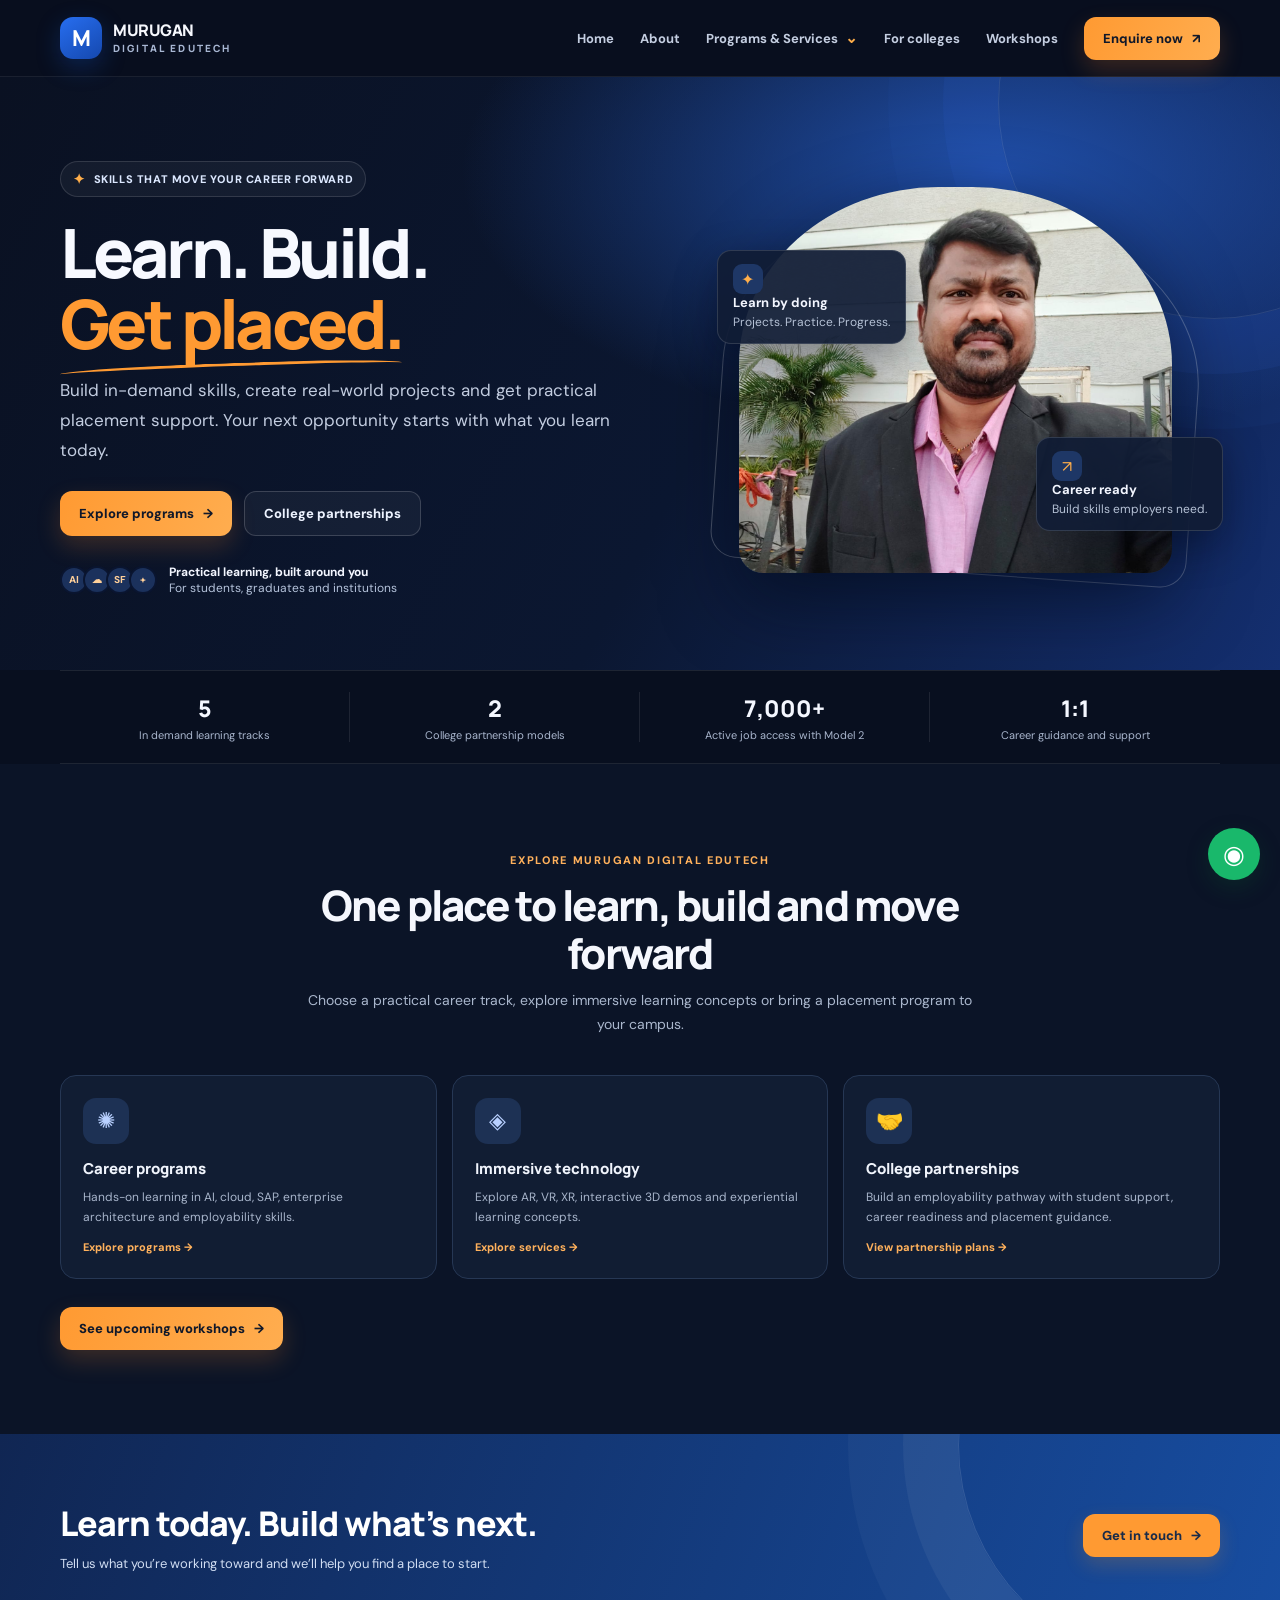
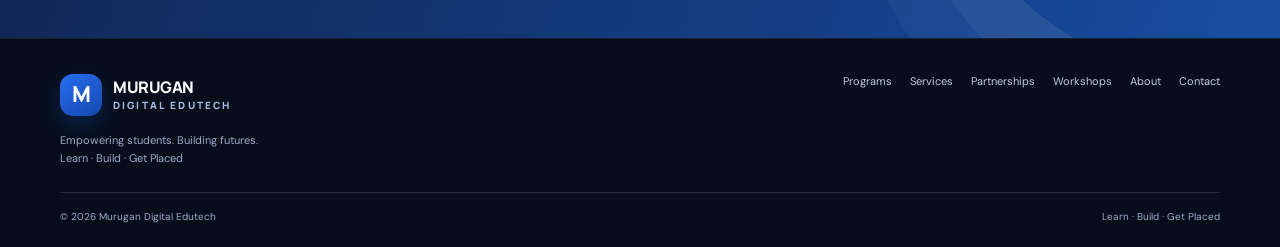
<file: index.html>
<!doctype html>
<html lang="en"><head><meta charset="utf-8"><meta name="viewport" content="width=device-width,initial-scale=1"><meta name="theme-color" content="#080f1f"><meta name="description" content="Technology workshops, career programs, immersive learning concepts and placement support."><title>Home | Murugan Digital Edutech</title><link rel="stylesheet" href="assets/site.css"></head><body><header class="nav"><div class="wrap navin"><a class="brand" href="index.html"><span class="brandmark">M</span><span>MURUGAN<small>DIGITAL EDUTECH</small></span></a><button class="menu" aria-label="Open navigation" aria-expanded="false">☰</button><nav class="links" aria-label="Main navigation"><a href="index.html">Home</a><a href="about.html">About</a><details class="nav-dropdown"><summary>Programs & Services</summary><div class="nav-submenu"><a href="programs.html">Career Programs</a><a href="services.html">Immersive Technology</a></div></details><a href="partnerships.html">For colleges</a><a href="workshops.html">Workshops</a><a class="btn" href="contact.html">Enquire now <span>↗</span></a></nav></div></header><main id="top"><section class="hero"><div class="wrap herogrid"><div><div class="eyebrow"><span class="spark">✦</span> SKILLS THAT MOVE YOUR CAREER FORWARD</div><h1>Learn. Build.<br><em>Get placed.</em></h1><p class="lead">Build in-demand skills, create real-world projects and get practical placement support. Your next opportunity starts with what you learn today.</p><div class="heroactions"><a class="btn" href="programs.html">Explore programs <span>→</span></a><a class="btn light" href="partnerships.html">College partnerships</a></div><div class="proof"><div class="avatars"><span>AI</span><span>☁</span><span>SF</span><span>+</span></div><span><strong>Practical learning, built around you</strong><br>For students, graduates and institutions</span></div></div><div class="heroart"><div class="portrait"><img src="assets/mentor.jpeg" alt="Murugan Digital Edutech mentor"></div><div class="floatcard fc1"><span class="fcicon">✦</span><b>Learn by doing</b>Projects. Practice. Progress.</div><div class="floatcard fc2"><span class="fcicon">↗</span><b>Career ready</b>Build skills employers need.</div></div></div></section><div class="wrap stats"><div class="stat"><b>5</b><span>In demand learning tracks</span></div><div class="stat"><b>2</b><span>College partnership models</span></div><div class="stat"><b>7,000+</b><span>Active job access with Model 2</span></div><div class="stat"><b>1:1</b><span>Career guidance and support</span></div></div><section class="section"><div class="wrap"><div class="sectionhead"><span class="kicker">Explore Murugan Digital Edutech</span><h2>One place to learn, build and move forward</h2><p>Choose a practical career track, explore immersive learning concepts or bring a placement program to your campus.</p></div><div class="servicegrid"><article class="serviceitem"><div class="icon">✺</div><h3>Career programs</h3><p>Hands-on learning in AI, cloud, SAP, enterprise architecture and employability skills.</p><a class="track-link" href="programs.html">Explore programs →</a></article><article class="serviceitem"><div class="icon">◈</div><h3>Immersive technology</h3><p>Explore AR, VR, XR, interactive 3D demos and experiential learning concepts.</p><a class="track-link" href="services.html">Explore services →</a></article><article class="serviceitem"><div class="icon">🤝</div><h3>College partnerships</h3><p>Build an employability pathway with student support, career readiness and placement guidance.</p><a class="track-link" href="partnerships.html">View partnership plans →</a></article></div><div class="simple-cta"><a class="btn" href="workshops.html">See upcoming workshops <span>→</span></a></div></div></section><section class="cta"><div class="wrap ctain"><div><h2>Learn today. Build what’s next.</h2><p>Tell us what you’re working toward and we’ll help you find a place to start.</p></div><a class="btn orange" href="contact.html">Get in touch <span>→</span></a></div></section></main><footer class="footer"><div class="wrap"><div class="footmain"><div><a class="brand" href="index.html"><span class="brandmark">M</span><span>MURUGAN<small>DIGITAL EDUTECH</small></span></a><p>Empowering students. Building futures.<br>Learn · Build · Get Placed</p></div><div class="footlinks"><a href="programs.html">Programs</a><a href="services.html">Services</a><a href="partnerships.html">Partnerships</a><a href="workshops.html">Workshops</a><a href="about.html">About</a><a href="contact.html">Contact</a></div></div><div class="copyright"><span>© <span class="year"></span> Murugan Digital Edutech</span><span>Learn · Build · Get Placed</span></div></div></footer><a class="wa" href="https://wa.me/919030403491" aria-label="Chat on WhatsApp" target="_blank" rel="noopener">◉</a><script>document.querySelectorAll('.year').forEach(el=>el.textContent=new Date().getFullYear());const menu=document.querySelector('.menu');const links=document.querySelector('.links');if(menu&&links){menu.addEventListener('click',()=>{const open=links.classList.toggle('open');menu.setAttribute('aria-expanded',String(open));menu.textContent=open?'×':'☰'});links.querySelectorAll('a').forEach(a=>a.addEventListener('click',()=>{links.classList.remove('open');menu.setAttribute('aria-expanded','false');menu.textContent='☰'}))}const form=document.getElementById('enquiry');if(form)form.addEventListener('submit',e=>{e.preventDefault();const d=new FormData(form);const msg=`Hello Murugan Digital Edutech!

Name: ${d.get('name')}
Phone: ${d.get('phone')}
Interested in: ${d.get('interest')}
Message: ${d.get('message')||'Please share more details.'}`;window.open(`https://wa.me/919030403491?text=${encodeURIComponent(msg)}`,'_blank','noopener')});</script></body></html>
</file>
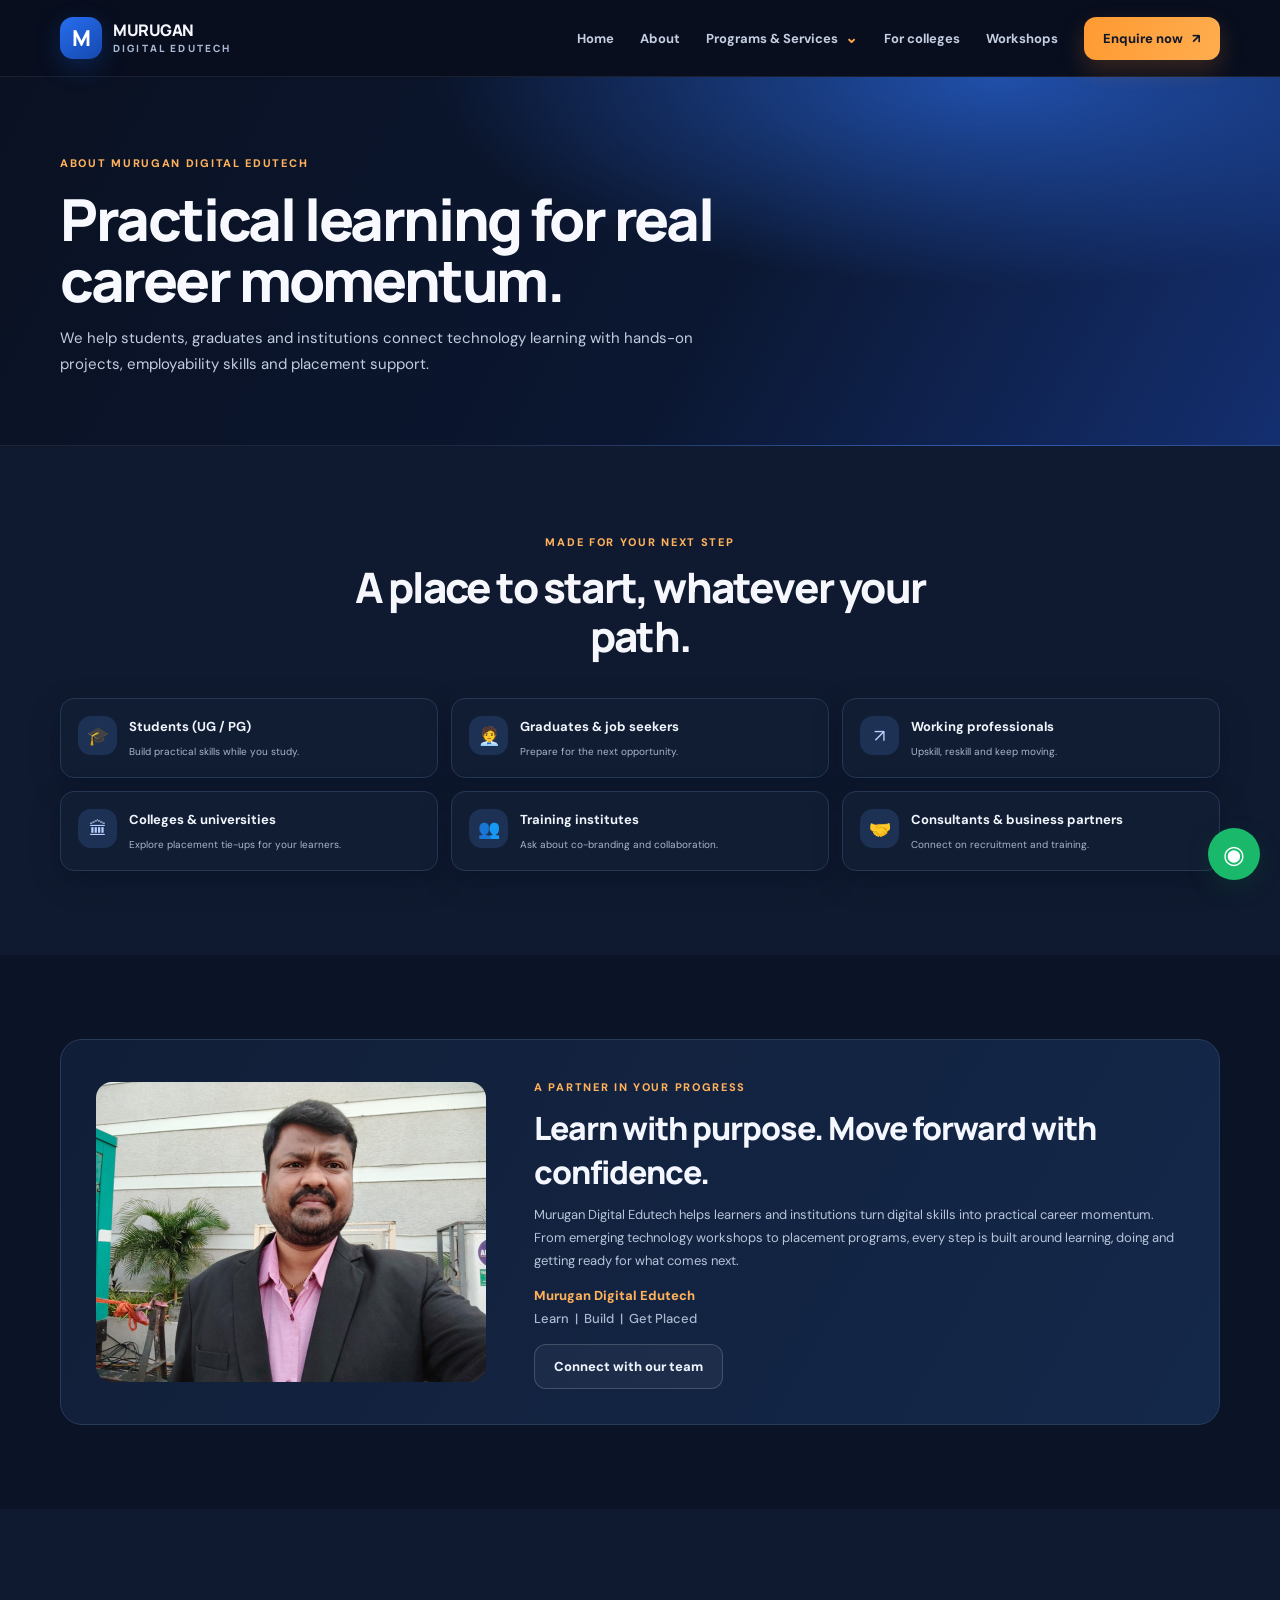
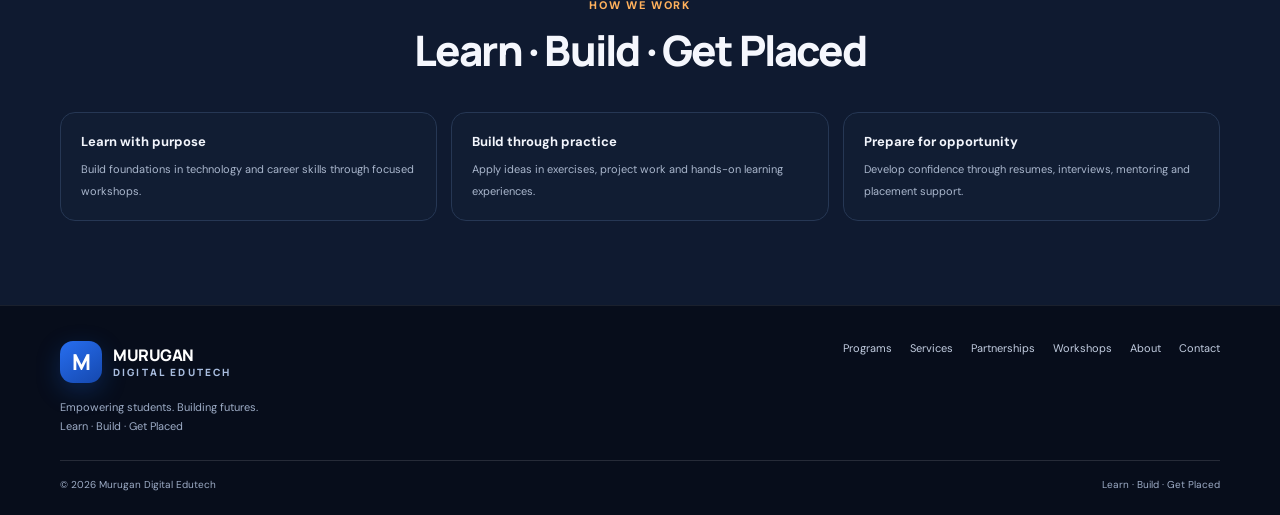
<file: about.html>
<!doctype html>
<html lang="en"><head><meta charset="utf-8"><meta name="viewport" content="width=device-width,initial-scale=1"><meta name="theme-color" content="#080f1f"><meta name="description" content="Learn about Murugan Digital Edutech and its practical learning and placement approach."><title>About | Murugan Digital Edutech</title><link rel="stylesheet" href="assets/site.css"></head><body><header class="nav"><div class="wrap navin"><a class="brand" href="index.html"><span class="brandmark">M</span><span>MURUGAN<small>DIGITAL EDUTECH</small></span></a><button class="menu" aria-label="Open navigation" aria-expanded="false">☰</button><nav class="links" aria-label="Main navigation"><a href="index.html">Home</a><a href="about.html">About</a><details class="nav-dropdown"><summary>Programs & Services</summary><div class="nav-submenu"><a href="programs.html">Career Programs</a><a href="services.html">Immersive Technology</a></div></details><a href="partnerships.html">For colleges</a><a href="workshops.html">Workshops</a><a class="btn" href="contact.html">Enquire now <span>↗</span></a></nav></div></header><main id="top"><section class="page-hero"><div class="wrap"><span class="kicker">About Murugan Digital Edutech</span><h1>Practical learning for real career momentum.</h1><p>We help students, graduates and institutions connect technology learning with hands-on projects, employability skills and placement support.</p></div></section><section class="section tint"><div class="wrap"><div class="sectionhead"><span class="kicker">Made for your next step</span><h2>A place to start, whatever your path.</h2></div><div class="audience"><div class="aud"><div class="icon">🎓</div><div><b>Students (UG / PG)</b><span>Build practical skills while you study.</span></div></div><div class="aud"><div class="icon">🧑‍💼</div><div><b>Graduates & job seekers</b><span>Prepare for the next opportunity.</span></div></div><div class="aud"><div class="icon">↗</div><div><b>Working professionals</b><span>Upskill, reskill and keep moving.</span></div></div><div class="aud"><div class="icon">🏛</div><div><b>Colleges & universities</b><span>Explore placement tie-ups for your learners.</span></div></div><div class="aud"><div class="icon">👥</div><div><b>Training institutes</b><span>Ask about co-branding and collaboration.</span></div></div><div class="aud"><div class="icon">🤝</div><div><b>Consultants & business partners</b><span>Connect on recruitment and training.</span></div></div></div></div></section><section class="section" id="mentor"><div class="wrap"><div class="mentor"><div class="mentorimg"><img src="assets/mentor.jpeg" alt="Murugan Digital Edutech founder and mentor portrait"></div><div><span class="kicker">A partner in your progress</span><h2>Learn with purpose. Move forward with confidence.</h2><p>Murugan Digital Edutech helps learners and institutions turn digital skills into practical career momentum. From emerging technology workshops to placement programs, every step is built around learning, doing and getting ready for what comes next.</p><p class="signature">Murugan Digital Edutech<br><span style="font-weight:500;color:#78859a">Learn &nbsp;|&nbsp; Build &nbsp;|&nbsp; Get Placed</span></p><a class="btn light" href="contact.html">Connect with our team</a></div></div></div></section><section class="section tint"><div class="wrap"><div class="sectionhead"><span class="kicker">How we work</span><h2>Learn · Build · Get Placed</h2></div><div class="about-values"><div class="valuecard"><b>Learn with purpose</b><span>Build foundations in technology and career skills through focused workshops.</span></div><div class="valuecard"><b>Build through practice</b><span>Apply ideas in exercises, project work and hands-on learning experiences.</span></div><div class="valuecard"><b>Prepare for opportunity</b><span>Develop confidence through resumes, interviews, mentoring and placement support.</span></div></div></div></section></main><footer class="footer"><div class="wrap"><div class="footmain"><div><a class="brand" href="index.html"><span class="brandmark">M</span><span>MURUGAN<small>DIGITAL EDUTECH</small></span></a><p>Empowering students. Building futures.<br>Learn · Build · Get Placed</p></div><div class="footlinks"><a href="programs.html">Programs</a><a href="services.html">Services</a><a href="partnerships.html">Partnerships</a><a href="workshops.html">Workshops</a><a href="about.html">About</a><a href="contact.html">Contact</a></div></div><div class="copyright"><span>© <span class="year"></span> Murugan Digital Edutech</span><span>Learn · Build · Get Placed</span></div></div></footer><a class="wa" href="https://wa.me/919030403491" aria-label="Chat on WhatsApp" target="_blank" rel="noopener">◉</a><script>document.querySelectorAll('.year').forEach(el=>el.textContent=new Date().getFullYear());const menu=document.querySelector('.menu');const links=document.querySelector('.links');if(menu&&links){menu.addEventListener('click',()=>{const open=links.classList.toggle('open');menu.setAttribute('aria-expanded',String(open));menu.textContent=open?'×':'☰'});links.querySelectorAll('a').forEach(a=>a.addEventListener('click',()=>{links.classList.remove('open');menu.setAttribute('aria-expanded','false');menu.textContent='☰'}))}const form=document.getElementById('enquiry');if(form)form.addEventListener('submit',e=>{e.preventDefault();const d=new FormData(form);const msg=`Hello Murugan Digital Edutech!

Name: ${d.get('name')}
Phone: ${d.get('phone')}
Interested in: ${d.get('interest')}
Message: ${d.get('message')||'Please share more details.'}`;window.open(`https://wa.me/919030403491?text=${encodeURIComponent(msg)}`,'_blank','noopener')});</script></body></html>
</file>
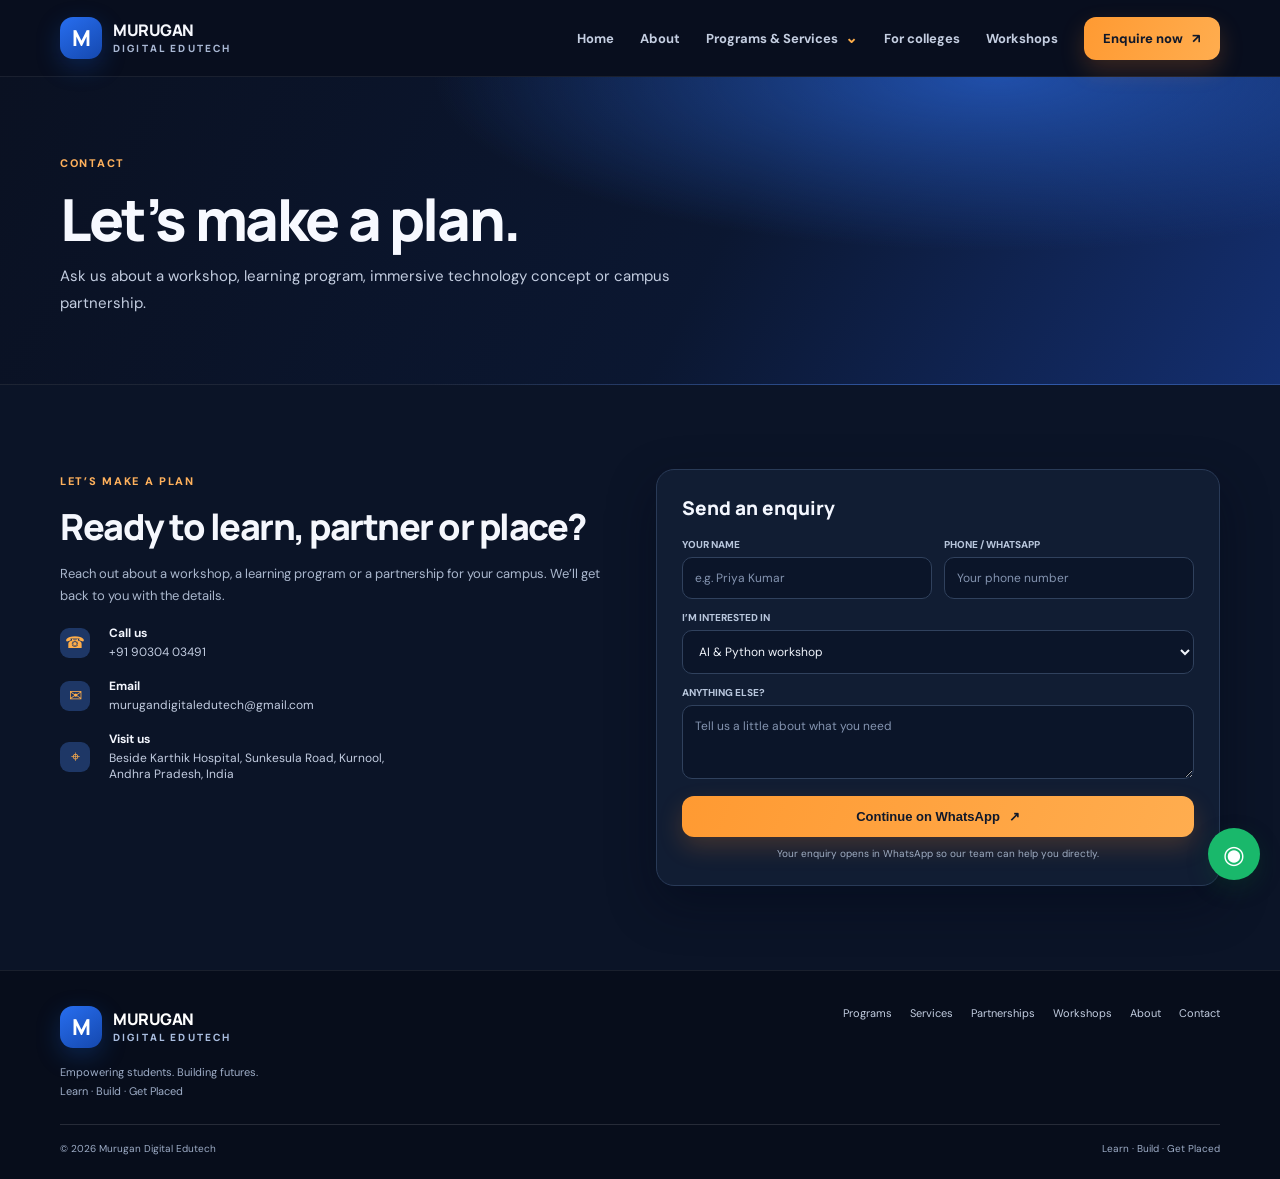
<file: contact.html>
<!doctype html>
<html lang="en"><head><meta charset="utf-8"><meta name="viewport" content="width=device-width,initial-scale=1"><meta name="theme-color" content="#080f1f"><meta name="description" content="Contact Murugan Digital Edutech about workshops, career programs and partnerships."><title>Contact | Murugan Digital Edutech</title><link rel="stylesheet" href="assets/site.css"></head><body><header class="nav"><div class="wrap navin"><a class="brand" href="index.html"><span class="brandmark">M</span><span>MURUGAN<small>DIGITAL EDUTECH</small></span></a><button class="menu" aria-label="Open navigation" aria-expanded="false">☰</button><nav class="links" aria-label="Main navigation"><a href="index.html">Home</a><a href="about.html">About</a><details class="nav-dropdown"><summary>Programs & Services</summary><div class="nav-submenu"><a href="programs.html">Career Programs</a><a href="services.html">Immersive Technology</a></div></details><a href="partnerships.html">For colleges</a><a href="workshops.html">Workshops</a><a class="btn" href="contact.html">Enquire now <span>↗</span></a></nav></div></header><main id="top"><section class="page-hero"><div class="wrap"><span class="kicker">Contact</span><h1>Let’s make a plan.</h1><p>Ask us about a workshop, learning program, immersive technology concept or campus partnership.</p></div></section><section class="section" id="contact"><div class="wrap contactgrid"><div class="contactcopy"><span class="kicker">Let’s make a plan</span><h2>Ready to learn, partner or place?</h2><p>Reach out about a workshop, a learning program or a partnership for your campus. We’ll get back to you with the details.</p><div class="contactitem"><span class="fcicon">☎</span><span><b>Call us</b><a href="tel:+919030403491">+91 90304 03491</a></span></div><div class="contactitem"><span class="fcicon">✉</span><span><b>Email</b><a href="mailto:murugandigitaledutech@gmail.com">murugandigitaledutech@gmail.com</a></span></div><div class="contactitem"><span class="fcicon">⌖</span><span><b>Visit us</b>Beside Karthik Hospital, Sunkesula Road, Kurnool,<br>Andhra Pradesh, India</span></div></div><form class="form" id="enquiry"><h3>Send an enquiry</h3><div class="fieldrow"><div class="field"><label for="name">YOUR NAME</label><input id="name" name="name" placeholder="e.g. Priya Kumar" required></div><div class="field"><label for="phone">PHONE / WHATSAPP</label><input id="phone" name="phone" type="tel" placeholder="Your phone number" required></div></div><div class="field"><label for="interest">I’M INTERESTED IN</label><select id="interest" name="interest"><option>AI & Python workshop</option><option>Cloud Computing workshop</option><option>SAP FICO workshop</option><option>Student program</option><option>College partnership</option><option>Training / business collaboration</option></select></div><div class="field"><label for="message">ANYTHING ELSE?</label><textarea id="message" name="message" rows="3" placeholder="Tell us a little about what you need"></textarea></div><button class="btn" type="submit">Continue on WhatsApp <span>↗</span></button><p class="hint">Your enquiry opens in WhatsApp so our team can help you directly.</p></form></div></section></main><footer class="footer"><div class="wrap"><div class="footmain"><div><a class="brand" href="index.html"><span class="brandmark">M</span><span>MURUGAN<small>DIGITAL EDUTECH</small></span></a><p>Empowering students. Building futures.<br>Learn · Build · Get Placed</p></div><div class="footlinks"><a href="programs.html">Programs</a><a href="services.html">Services</a><a href="partnerships.html">Partnerships</a><a href="workshops.html">Workshops</a><a href="about.html">About</a><a href="contact.html">Contact</a></div></div><div class="copyright"><span>© <span class="year"></span> Murugan Digital Edutech</span><span>Learn · Build · Get Placed</span></div></div></footer><a class="wa" href="https://wa.me/919030403491" aria-label="Chat on WhatsApp" target="_blank" rel="noopener">◉</a><script>document.querySelectorAll('.year').forEach(el=>el.textContent=new Date().getFullYear());const menu=document.querySelector('.menu');const links=document.querySelector('.links');if(menu&&links){menu.addEventListener('click',()=>{const open=links.classList.toggle('open');menu.setAttribute('aria-expanded',String(open));menu.textContent=open?'×':'☰'});links.querySelectorAll('a').forEach(a=>a.addEventListener('click',()=>{links.classList.remove('open');menu.setAttribute('aria-expanded','false');menu.textContent='☰'}))}const form=document.getElementById('enquiry');if(form)form.addEventListener('submit',e=>{e.preventDefault();const d=new FormData(form);const msg=`Hello Murugan Digital Edutech!

Name: ${d.get('name')}
Phone: ${d.get('phone')}
Interested in: ${d.get('interest')}
Message: ${d.get('message')||'Please share more details.'}`;window.open(`https://wa.me/919030403491?text=${encodeURIComponent(msg)}`,'_blank','noopener')});</script></body></html>
</file>
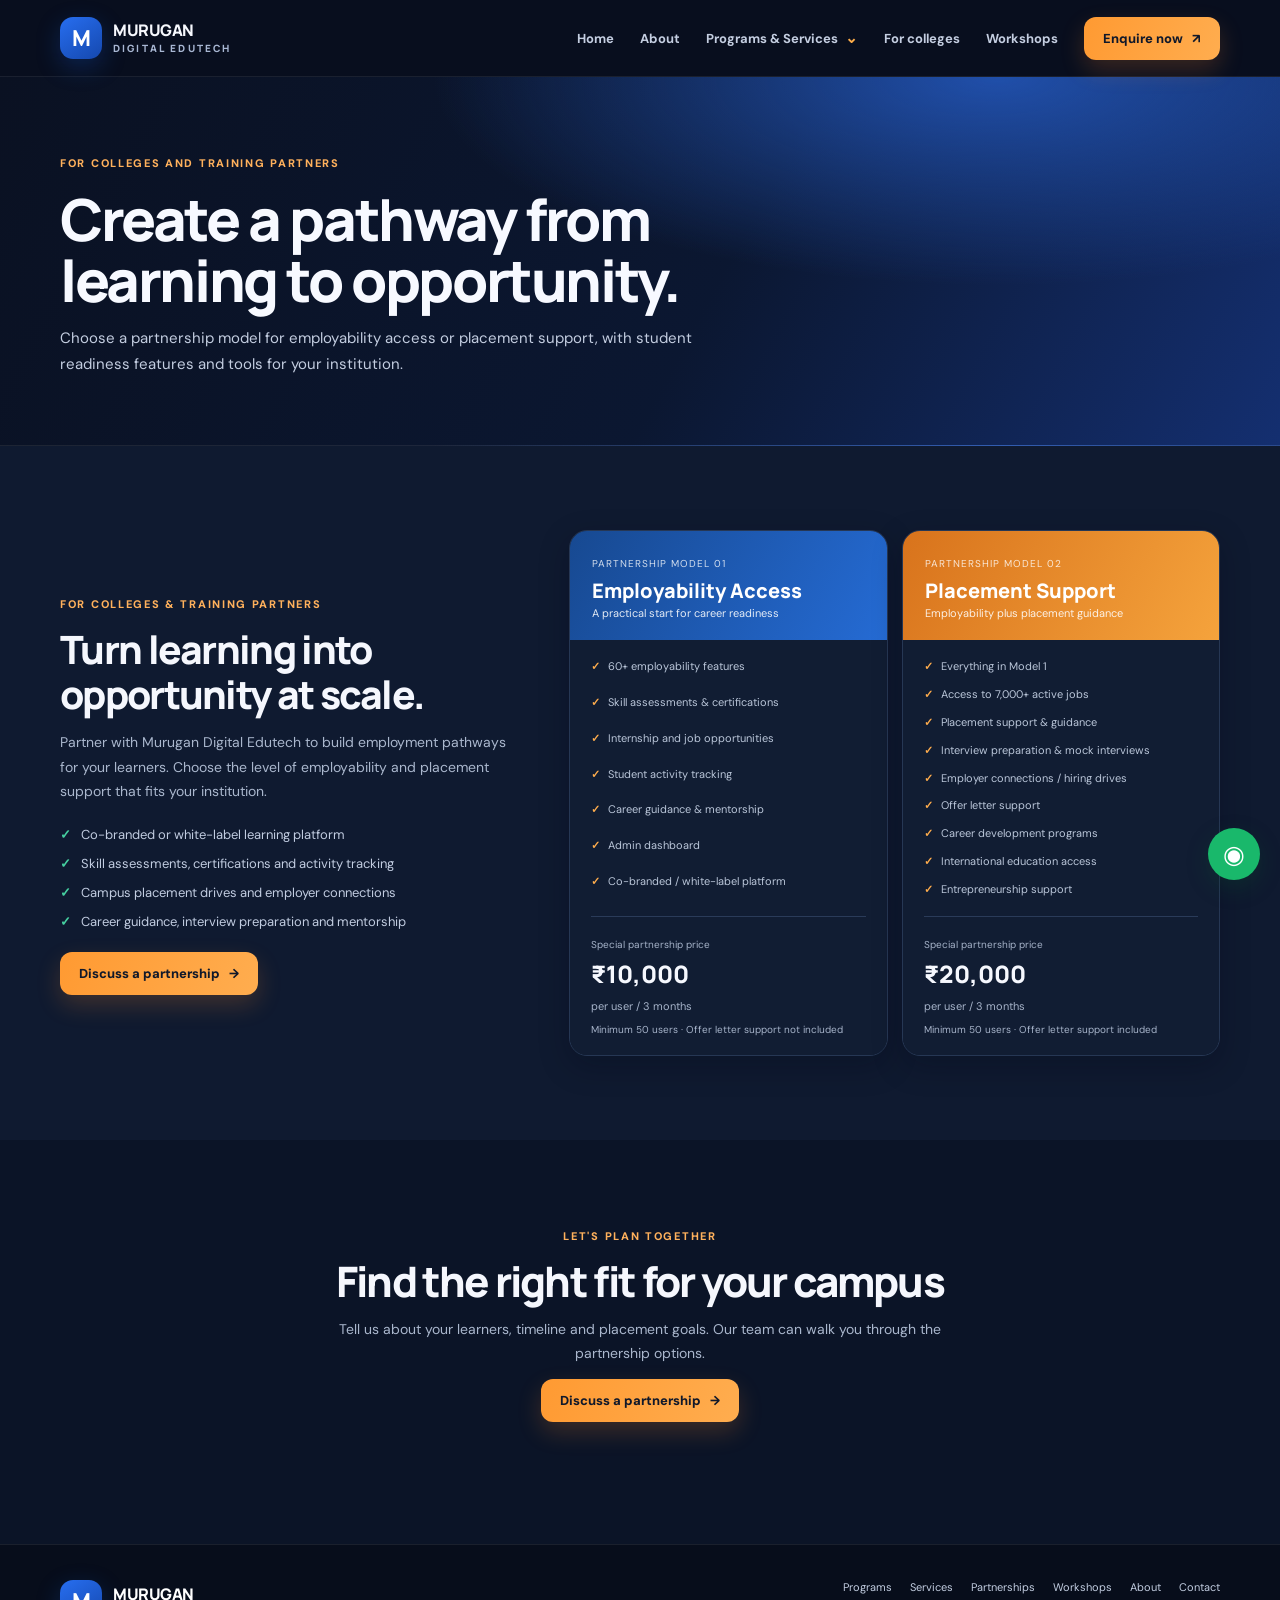
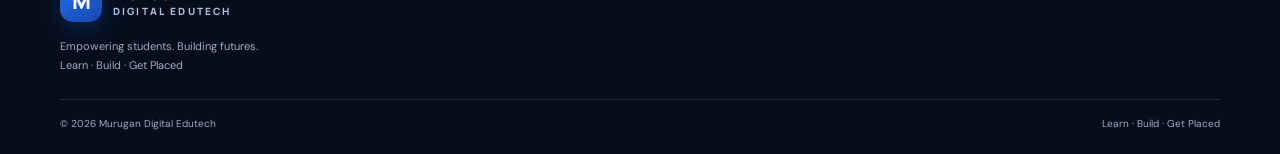
<file: partnerships.html>
<!doctype html>
<html lang="en"><head><meta charset="utf-8"><meta name="viewport" content="width=device-width,initial-scale=1"><meta name="theme-color" content="#080f1f"><meta name="description" content="Compare employability access and placement support partnership models for colleges."><title>College Partnerships | Murugan Digital Edutech</title><link rel="stylesheet" href="assets/site.css"></head><body><header class="nav"><div class="wrap navin"><a class="brand" href="index.html"><span class="brandmark">M</span><span>MURUGAN<small>DIGITAL EDUTECH</small></span></a><button class="menu" aria-label="Open navigation" aria-expanded="false">☰</button><nav class="links" aria-label="Main navigation"><a href="index.html">Home</a><a href="about.html">About</a><details class="nav-dropdown"><summary>Programs & Services</summary><div class="nav-submenu"><a href="programs.html">Career Programs</a><a href="services.html">Immersive Technology</a></div></details><a href="partnerships.html">For colleges</a><a href="workshops.html">Workshops</a><a class="btn" href="contact.html">Enquire now <span>↗</span></a></nav></div></header><main id="top"><section class="page-hero"><div class="wrap"><span class="kicker">For colleges and training partners</span><h1>Create a pathway from learning to opportunity.</h1><p>Choose a partnership model for employability access or placement support, with student readiness features and tools for your institution.</p></div></section><section class="section tint" id="partnerships"><div class="wrap split"><div class="splitcopy"><span class="kicker">For colleges & training partners</span><h2>Turn learning into opportunity at scale.</h2><p>Partner with Murugan Digital Edutech to build employment pathways for your learners. Choose the level of employability and placement support that fits your institution.</p><ul class="checklist"><li><i>✓</i> Co-branded or white-label learning platform</li><li><i>✓</i> Skill assessments, certifications and activity tracking</li><li><i>✓</i> Campus placement drives and employer connections</li><li><i>✓</i> Career guidance, interview preparation and mentorship</li></ul><a class="btn" href="contact.html">Discuss a partnership <span>→</span></a></div><div class="models"><article class="model"><div class="modeltop"><small>Partnership model 01</small><h3>Employability Access</h3><p>A practical start for career readiness</p></div><div class="modelbody"><ul><li>60+ employability features</li><li>Skill assessments & certifications</li><li>Internship and job opportunities</li><li>Student activity tracking</li><li>Career guidance & mentorship</li><li>Admin dashboard</li><li>Co-branded / white-label platform</li></ul><div class="price"><small>Special partnership price</small><b>₹10,000</b><span>per user / 3 months</span><div class="note">Minimum 50 users · Offer letter support not included</div></div></div></article><article class="model"><div class="modeltop"><small>Partnership model 02</small><h3>Placement Support</h3><p>Employability plus placement guidance</p></div><div class="modelbody"><ul><li>Everything in Model 1</li><li>Access to 7,000+ active jobs</li><li>Placement support & guidance</li><li>Interview preparation & mock interviews</li><li>Employer connections / hiring drives</li><li>Offer letter support</li><li>Career development programs</li><li>International education access</li><li>Entrepreneurship support</li></ul><div class="price"><small>Special partnership price</small><b>₹20,000</b><span>per user / 3 months</span><div class="note">Minimum 50 users · Offer letter support included</div></div></div></article></div></div></section><section class="section"><div class="wrap"><div class="sectionhead"><span class="kicker">Let's plan together</span><h2>Find the right fit for your campus</h2><p>Tell us about your learners, timeline and placement goals. Our team can walk you through the partnership options.</p><a class="btn" href="contact.html">Discuss a partnership <span>→</span></a></div></div></section></main><footer class="footer"><div class="wrap"><div class="footmain"><div><a class="brand" href="index.html"><span class="brandmark">M</span><span>MURUGAN<small>DIGITAL EDUTECH</small></span></a><p>Empowering students. Building futures.<br>Learn · Build · Get Placed</p></div><div class="footlinks"><a href="programs.html">Programs</a><a href="services.html">Services</a><a href="partnerships.html">Partnerships</a><a href="workshops.html">Workshops</a><a href="about.html">About</a><a href="contact.html">Contact</a></div></div><div class="copyright"><span>© <span class="year"></span> Murugan Digital Edutech</span><span>Learn · Build · Get Placed</span></div></div></footer><a class="wa" href="https://wa.me/919030403491" aria-label="Chat on WhatsApp" target="_blank" rel="noopener">◉</a><script>document.querySelectorAll('.year').forEach(el=>el.textContent=new Date().getFullYear());const menu=document.querySelector('.menu');const links=document.querySelector('.links');if(menu&&links){menu.addEventListener('click',()=>{const open=links.classList.toggle('open');menu.setAttribute('aria-expanded',String(open));menu.textContent=open?'×':'☰'});links.querySelectorAll('a').forEach(a=>a.addEventListener('click',()=>{links.classList.remove('open');menu.setAttribute('aria-expanded','false');menu.textContent='☰'}))}const form=document.getElementById('enquiry');if(form)form.addEventListener('submit',e=>{e.preventDefault();const d=new FormData(form);const msg=`Hello Murugan Digital Edutech!

Name: ${d.get('name')}
Phone: ${d.get('phone')}
Interested in: ${d.get('interest')}
Message: ${d.get('message')||'Please share more details.'}`;window.open(`https://wa.me/919030403491?text=${encodeURIComponent(msg)}`,'_blank','noopener')});</script></body></html>
</file>
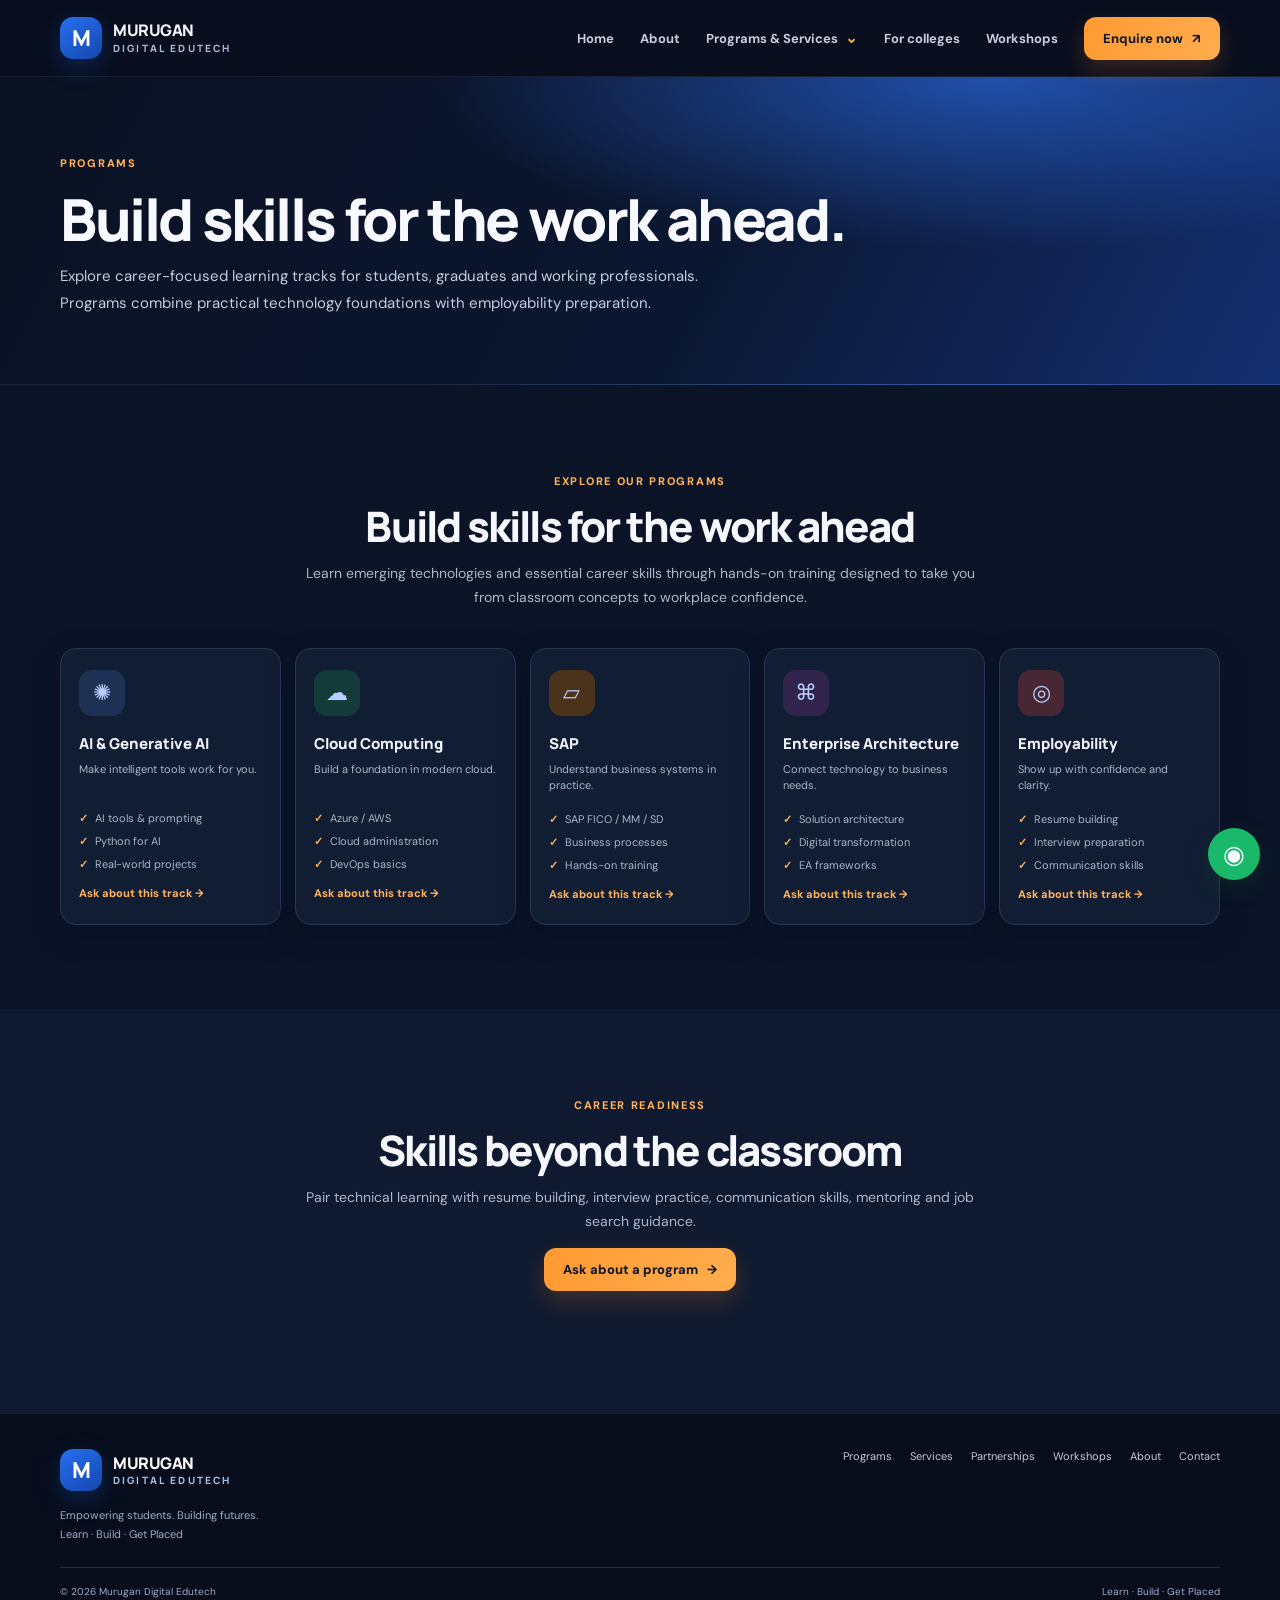
<file: programs.html>
<!doctype html>
<html lang="en"><head><meta charset="utf-8"><meta name="viewport" content="width=device-width,initial-scale=1"><meta name="theme-color" content="#080f1f"><meta name="description" content="Explore AI, cloud, SAP, enterprise architecture and employability programs."><title>Programs | Murugan Digital Edutech</title><link rel="stylesheet" href="assets/site.css"></head><body><header class="nav"><div class="wrap navin"><a class="brand" href="index.html"><span class="brandmark">M</span><span>MURUGAN<small>DIGITAL EDUTECH</small></span></a><button class="menu" aria-label="Open navigation" aria-expanded="false">☰</button><nav class="links" aria-label="Main navigation"><a href="index.html">Home</a><a href="about.html">About</a><details class="nav-dropdown"><summary>Programs & Services</summary><div class="nav-submenu"><a href="programs.html">Career Programs</a><a href="services.html">Immersive Technology</a></div></details><a href="partnerships.html">For colleges</a><a href="workshops.html">Workshops</a><a class="btn" href="contact.html">Enquire now <span>↗</span></a></nav></div></header><main id="top"><section class="page-hero"><div class="wrap"><span class="kicker">Programs</span><h1>Build skills for the work ahead.</h1><p>Explore career-focused learning tracks for students, graduates and working professionals. Programs combine practical technology foundations with employability preparation.</p></div></section><section class="section" id="programs"><div class="wrap"><div class="sectionhead"><span class="kicker">Explore our programs</span><h2>Build skills for the work ahead</h2><p>Learn emerging technologies and essential career skills through hands-on training designed to take you from classroom concepts to workplace confidence.</p></div><div class="tracks"><article class="track"><div class="icon">✺</div><h3>AI & Generative AI</h3><p>Make intelligent tools work for you.</p><ul><li>AI tools & prompting</li><li>Python for AI</li><li>Real-world projects</li></ul><a href="contact.html">Ask about this track →</a></article><article class="track"><div class="icon">☁</div><h3>Cloud Computing</h3><p>Build a foundation in modern cloud.</p><ul><li>Azure / AWS</li><li>Cloud administration</li><li>DevOps basics</li></ul><a href="contact.html">Ask about this track →</a></article><article class="track"><div class="icon">▱</div><h3>SAP</h3><p>Understand business systems in practice.</p><ul><li>SAP FICO / MM / SD</li><li>Business processes</li><li>Hands-on training</li></ul><a href="contact.html">Ask about this track →</a></article><article class="track"><div class="icon">⌘</div><h3>Enterprise Architecture</h3><p>Connect technology to business needs.</p><ul><li>Solution architecture</li><li>Digital transformation</li><li>EA frameworks</li></ul><a href="contact.html">Ask about this track →</a></article><article class="track"><div class="icon">◎</div><h3>Employability</h3><p>Show up with confidence and clarity.</p><ul><li>Resume building</li><li>Interview preparation</li><li>Communication skills</li></ul><a href="contact.html">Ask about this track →</a></article></div></div></section><section class="section tint"><div class="wrap"><div class="sectionhead"><span class="kicker">Career readiness</span><h2>Skills beyond the classroom</h2><p>Pair technical learning with resume building, interview practice, communication skills, mentoring and job search guidance.</p><a class="btn" href="contact.html">Ask about a program <span>→</span></a></div></div></section></main><footer class="footer"><div class="wrap"><div class="footmain"><div><a class="brand" href="index.html"><span class="brandmark">M</span><span>MURUGAN<small>DIGITAL EDUTECH</small></span></a><p>Empowering students. Building futures.<br>Learn · Build · Get Placed</p></div><div class="footlinks"><a href="programs.html">Programs</a><a href="services.html">Services</a><a href="partnerships.html">Partnerships</a><a href="workshops.html">Workshops</a><a href="about.html">About</a><a href="contact.html">Contact</a></div></div><div class="copyright"><span>© <span class="year"></span> Murugan Digital Edutech</span><span>Learn · Build · Get Placed</span></div></div></footer><a class="wa" href="https://wa.me/919030403491" aria-label="Chat on WhatsApp" target="_blank" rel="noopener">◉</a><script>document.querySelectorAll('.year').forEach(el=>el.textContent=new Date().getFullYear());const menu=document.querySelector('.menu');const links=document.querySelector('.links');if(menu&&links){menu.addEventListener('click',()=>{const open=links.classList.toggle('open');menu.setAttribute('aria-expanded',String(open));menu.textContent=open?'×':'☰'});links.querySelectorAll('a').forEach(a=>a.addEventListener('click',()=>{links.classList.remove('open');menu.setAttribute('aria-expanded','false');menu.textContent='☰'}))}const form=document.getElementById('enquiry');if(form)form.addEventListener('submit',e=>{e.preventDefault();const d=new FormData(form);const msg=`Hello Murugan Digital Edutech!

Name: ${d.get('name')}
Phone: ${d.get('phone')}
Interested in: ${d.get('interest')}
Message: ${d.get('message')||'Please share more details.'}`;window.open(`https://wa.me/919030403491?text=${encodeURIComponent(msg)}`,'_blank','noopener')});</script></body></html>
</file>
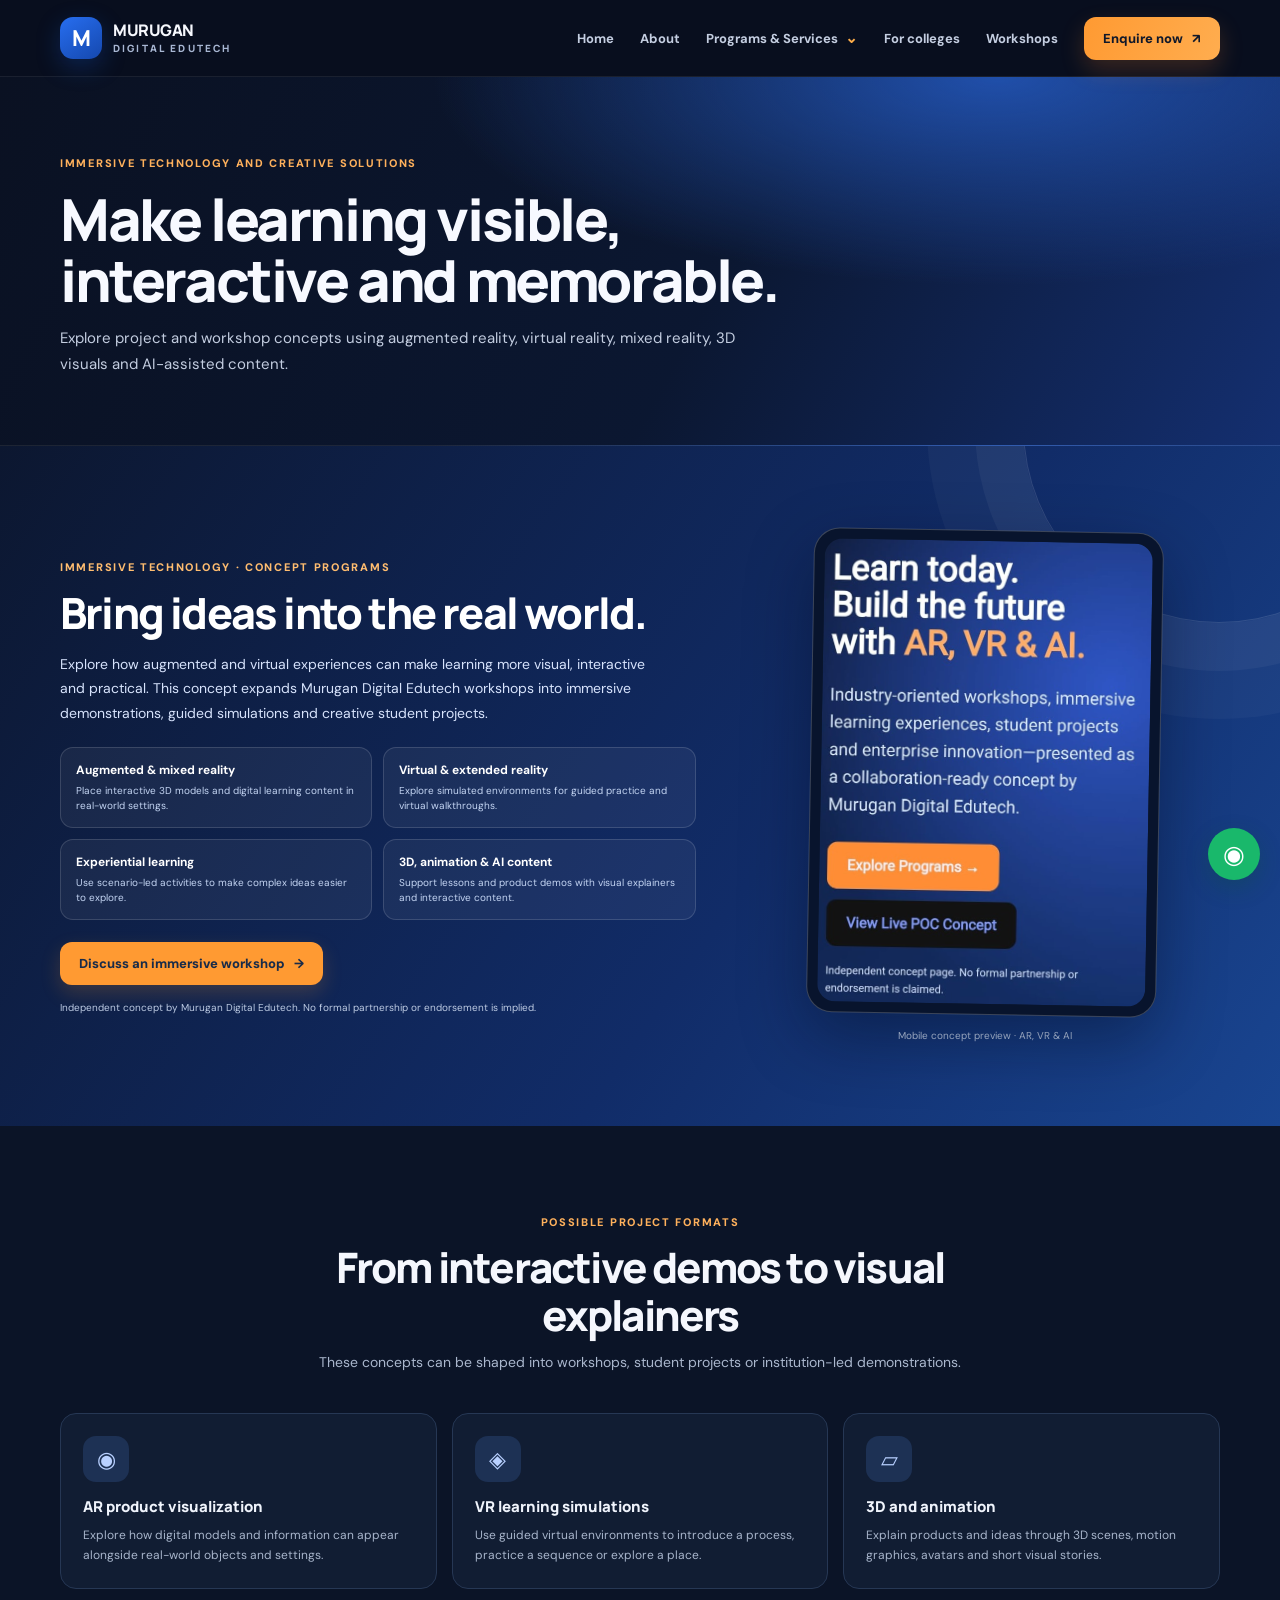
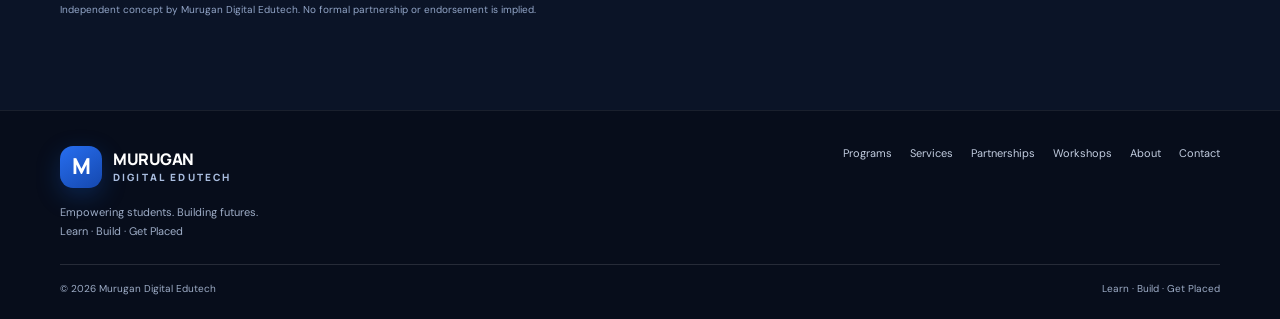
<file: services.html>
<!doctype html>
<html lang="en"><head><meta charset="utf-8"><meta name="viewport" content="width=device-width,initial-scale=1"><meta name="theme-color" content="#080f1f"><meta name="description" content="Explore immersive learning concepts, augmented reality, virtual reality and creative 3D content."><title>Services | Murugan Digital Edutech</title><link rel="stylesheet" href="assets/site.css"></head><body><header class="nav"><div class="wrap navin"><a class="brand" href="index.html"><span class="brandmark">M</span><span>MURUGAN<small>DIGITAL EDUTECH</small></span></a><button class="menu" aria-label="Open navigation" aria-expanded="false">☰</button><nav class="links" aria-label="Main navigation"><a href="index.html">Home</a><a href="about.html">About</a><details class="nav-dropdown"><summary>Programs & Services</summary><div class="nav-submenu"><a href="programs.html">Career Programs</a><a href="services.html">Immersive Technology</a></div></details><a href="partnerships.html">For colleges</a><a href="workshops.html">Workshops</a><a class="btn" href="contact.html">Enquire now <span>↗</span></a></nav></div></header><main id="top"><section class="page-hero"><div class="wrap"><span class="kicker">Immersive technology and creative solutions</span><h1>Make learning visible, interactive and memorable.</h1><p>Explore project and workshop concepts using augmented reality, virtual reality, mixed reality, 3D visuals and AI-assisted content.</p></div></section><section class="section immersive" id="immersive"><div class="wrap immersivegrid"><div class="immersivecopy"><span class="kicker">Immersive technology · concept programs</span><h2>Bring ideas into the real world.</h2><p>Explore how augmented and virtual experiences can make learning more visual, interactive and practical. This concept expands Murugan Digital Edutech workshops into immersive demonstrations, guided simulations and creative student projects.</p><div class="techcards"><div class="techcard"><b>Augmented & mixed reality</b><span>Place interactive 3D models and digital learning content in real-world settings.</span></div><div class="techcard"><b>Virtual & extended reality</b><span>Explore simulated environments for guided practice and virtual walkthroughs.</span></div><div class="techcard"><b>Experiential learning</b><span>Use scenario-led activities to make complex ideas easier to explore.</span></div><div class="techcard"><b>3D, animation & AI content</b><span>Support lessons and product demos with visual explainers and interactive content.</span></div></div><a class="btn orange" href="contact.html">Discuss an immersive workshop <span>→</span></a><p class="conceptnote">Independent concept by Murugan Digital Edutech. No formal partnership or endorsement is implied.</p></div><div><div class="previewframe"><img src="assets/immersive-learning-preview.jpg" alt="Mobile preview of the immersive learning concept, featuring AR, VR and AI"></div><p class="previewcaption">Mobile concept preview · AR, VR & AI</p></div></div></section><section class="section"><div class="wrap"><div class="sectionhead"><span class="kicker">Possible project formats</span><h2>From interactive demos to visual explainers</h2><p>These concepts can be shaped into workshops, student projects or institution-led demonstrations.</p></div><div class="servicegrid"><article class="serviceitem"><div class="icon">◉</div><h3>AR product visualization</h3><p>Explore how digital models and information can appear alongside real-world objects and settings.</p></article><article class="serviceitem"><div class="icon">◈</div><h3>VR learning simulations</h3><p>Use guided virtual environments to introduce a process, practice a sequence or explore a place.</p></article><article class="serviceitem"><div class="icon">▱</div><h3>3D and animation</h3><p>Explain products and ideas through 3D scenes, motion graphics, avatars and short visual stories.</p></article></div><p class="page-footer-note">Independent concept by Murugan Digital Edutech. No formal partnership or endorsement is implied.</p></div></section></main><footer class="footer"><div class="wrap"><div class="footmain"><div><a class="brand" href="index.html"><span class="brandmark">M</span><span>MURUGAN<small>DIGITAL EDUTECH</small></span></a><p>Empowering students. Building futures.<br>Learn · Build · Get Placed</p></div><div class="footlinks"><a href="programs.html">Programs</a><a href="services.html">Services</a><a href="partnerships.html">Partnerships</a><a href="workshops.html">Workshops</a><a href="about.html">About</a><a href="contact.html">Contact</a></div></div><div class="copyright"><span>© <span class="year"></span> Murugan Digital Edutech</span><span>Learn · Build · Get Placed</span></div></div></footer><a class="wa" href="https://wa.me/919030403491" aria-label="Chat on WhatsApp" target="_blank" rel="noopener">◉</a><script>document.querySelectorAll('.year').forEach(el=>el.textContent=new Date().getFullYear());const menu=document.querySelector('.menu');const links=document.querySelector('.links');if(menu&&links){menu.addEventListener('click',()=>{const open=links.classList.toggle('open');menu.setAttribute('aria-expanded',String(open));menu.textContent=open?'×':'☰'});links.querySelectorAll('a').forEach(a=>a.addEventListener('click',()=>{links.classList.remove('open');menu.setAttribute('aria-expanded','false');menu.textContent='☰'}))}const form=document.getElementById('enquiry');if(form)form.addEventListener('submit',e=>{e.preventDefault();const d=new FormData(form);const msg=`Hello Murugan Digital Edutech!

Name: ${d.get('name')}
Phone: ${d.get('phone')}
Interested in: ${d.get('interest')}
Message: ${d.get('message')||'Please share more details.'}`;window.open(`https://wa.me/919030403491?text=${encodeURIComponent(msg)}`,'_blank','noopener')});</script></body></html>
</file>
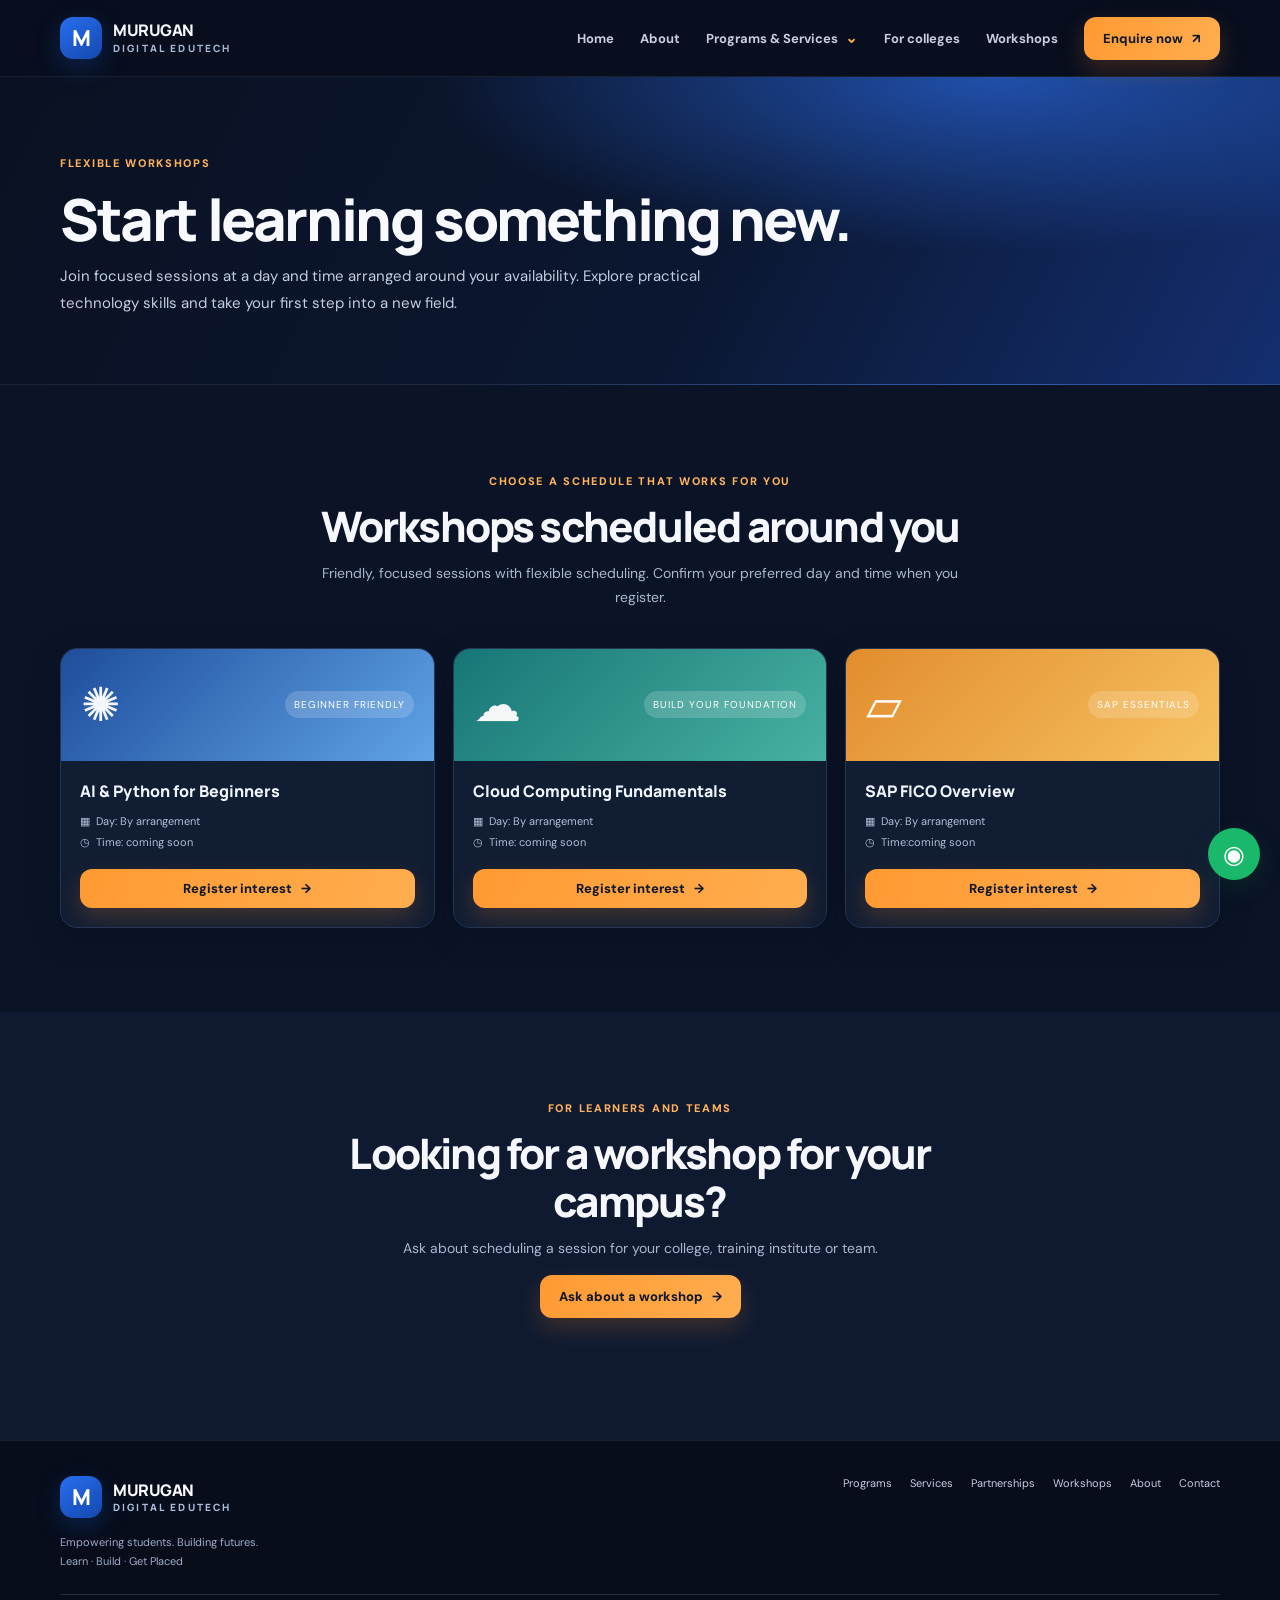
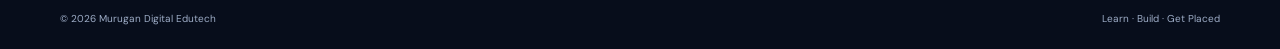
<file: workshops.html>
<!doctype html>
<html lang="en"><head><meta charset="utf-8"><meta name="viewport" content="width=device-width,initial-scale=1"><meta name="theme-color" content="#080f1f"><meta name="description" content="Explore AI, Python, Cloud Computing and SAP workshops scheduled around your availability."><title>Workshops | Murugan Digital Edutech</title><link rel="stylesheet" href="assets/site.css"></head><body><header class="nav"><div class="wrap navin"><a class="brand" href="index.html"><span class="brandmark">M</span><span>MURUGAN<small>DIGITAL EDUTECH</small></span></a><button class="menu" aria-label="Open navigation" aria-expanded="false">☰</button><nav class="links" aria-label="Main navigation"><a href="index.html">Home</a><a href="about.html">About</a><details class="nav-dropdown"><summary>Programs & Services</summary><div class="nav-submenu"><a href="programs.html">Career Programs</a><a href="services.html">Immersive Technology</a></div></details><a href="partnerships.html">For colleges</a><a href="workshops.html">Workshops</a><a class="btn" href="contact.html">Enquire now <span>↗</span></a></nav></div></header><main id="top"><section class="page-hero"><div class="wrap"><span class="kicker">Flexible workshops</span><h1>Start learning something new.</h1><p>Join focused sessions at a day and time arranged around your availability. Explore practical technology skills and take your first step into a new field.</p></div></section><section class="section" id="workshops"><div class="wrap"><div class="sectionhead"><span class="kicker">Choose a schedule that works for you</span><h2>Workshops scheduled around you</h2><p>Friendly, focused sessions with flexible scheduling. Confirm your preferred day and time when you register.</p></div><div class="workshops"><article class="workshop"><div class="whead"><span class="wicon">✺</span><span class="wtag">Beginner friendly</span></div><div class="wbody"><h3>AI & Python for Beginners</h3><div class="wmeta">▦ &nbsp;Day: By arrangement<br>◷ &nbsp;Time: coming soon</div><a class="btn" href="contact.html">Register interest <span>→</span></a></div></article><article class="workshop"><div class="whead"><span class="wicon">☁</span><span class="wtag">Build your foundation</span></div><div class="wbody"><h3>Cloud Computing Fundamentals</h3><div class="wmeta">▦ &nbsp;Day: By arrangement<br>◷ &nbsp;Time: coming soon</div><a class="btn" href="contact.html">Register interest <span>→</span></a></div></article><article class="workshop"><div class="whead"><span class="wicon">▱</span><span class="wtag">SAP essentials</span></div><div class="wbody"><h3>SAP FICO Overview</h3><div class="wmeta">▦ &nbsp;Day: By arrangement<br>◷ &nbsp;Time:coming soon</div><a class="btn" href="contact.html">Register interest <span>→</span></a></div></article></div></div></section><section class="section tint"><div class="wrap"><div class="sectionhead"><span class="kicker">For learners and teams</span><h2>Looking for a workshop for your campus?</h2><p>Ask about scheduling a session for your college, training institute or team.</p><a class="btn" href="contact.html">Ask about a workshop <span>→</span></a></div></div></section></main><footer class="footer"><div class="wrap"><div class="footmain"><div><a class="brand" href="index.html"><span class="brandmark">M</span><span>MURUGAN<small>DIGITAL EDUTECH</small></span></a><p>Empowering students. Building futures.<br>Learn · Build · Get Placed</p></div><div class="footlinks"><a href="programs.html">Programs</a><a href="services.html">Services</a><a href="partnerships.html">Partnerships</a><a href="workshops.html">Workshops</a><a href="about.html">About</a><a href="contact.html">Contact</a></div></div><div class="copyright"><span>© <span class="year"></span> Murugan Digital Edutech</span><span>Learn · Build · Get Placed</span></div></div></footer><a class="wa" href="https://wa.me/919030403491" aria-label="Chat on WhatsApp" target="_blank" rel="noopener">◉</a><script>document.querySelectorAll('.year').forEach(el=>el.textContent=new Date().getFullYear());const menu=document.querySelector('.menu');const links=document.querySelector('.links');if(menu&&links){menu.addEventListener('click',()=>{const open=links.classList.toggle('open');menu.setAttribute('aria-expanded',String(open));menu.textContent=open?'×':'☰'});links.querySelectorAll('a').forEach(a=>a.addEventListener('click',()=>{links.classList.remove('open');menu.setAttribute('aria-expanded','false');menu.textContent='☰'}))}const form=document.getElementById('enquiry');if(form)form.addEventListener('submit',e=>{e.preventDefault();const d=new FormData(form);const msg=`Hello Murugan Digital Edutech!

Name: ${d.get('name')}
Phone: ${d.get('phone')}
Interested in: ${d.get('interest')}
Message: ${d.get('message')||'Please share more details.'}`;window.open(`https://wa.me/919030403491?text=${encodeURIComponent(msg)}`,'_blank','noopener')});</script></body></html>
</file>
<file: assets/site.css>
@import url('https://fonts.googleapis.com/css2?family=DM+Sans:wght@400;500;600;700;800&family=Manrope:wght@400;500;600;700;800&display=swap');
:root{--navy:#102f69;--blue:#1456bd;--blue2:#2779e5;--sky:#eaf3ff;--orange:#ff9c22;--ink:#14233e;--muted:#66738b;--line:#e4e9f2;--white:#fff;--green:#16a36a;--shadow:0 18px 50px #17355e12}*{box-sizing:border-box}html{scroll-behavior:smooth}body{margin:0;color:var(--ink);font-family:'DM Sans',sans-serif;background:#fff}a{color:inherit;text-decoration:none}.wrap{width:min(1160px,calc(100% - 48px));margin:auto}.nav{position:sticky;top:0;z-index:5;background:#ffffffed;backdrop-filter:blur(14px);border-bottom:1px solid #e8edf4}.navin{height:76px;display:flex;align-items:center;justify-content:space-between;gap:24px}.brand{display:flex;align-items:center;gap:11px;font-family:Manrope,sans-serif;font-weight:800;line-height:1.04;color:var(--navy);letter-spacing:-.5px}.brandmark{width:42px;height:42px;border-radius:13px;background:linear-gradient(145deg,#144caa,#2785e8);display:grid;place-items:center;color:#fff;font-weight:800;font-size:22px;box-shadow:0 6px 15px #175ab644}.brand small{display:block;font-size:10px;letter-spacing:2.15px;color:#5680bd;margin-top:4px}.links{display:flex;align-items:center;gap:26px;font-size:13px;font-weight:700;color:#53617a}.links a:hover{color:var(--blue)}.btn{display:inline-flex;align-items:center;justify-content:center;gap:9px;padding:13px 19px;border-radius:12px;background:var(--blue);color:white;font-weight:800;font-size:13px;box-shadow:0 8px 20px #1456bd2b;transition:.2s}.btn:hover{transform:translateY(-2px);background:#10469e}.btn.orange{background:var(--orange);color:#182b49;box-shadow:0 8px 20px #ff9c2230}.btn.light{background:#fff;color:var(--navy);box-shadow:none;border:1px solid #e0e8f5}.menu{display:none;border:0;background:none;font-size:25px;color:var(--navy)}.hero{overflow:hidden;position:relative;background:radial-gradient(ellipse at 80% 15%,#dcecff 0,transparent 32%),linear-gradient(115deg,#f6f9ff 0,#fff 54%,#eef5ff 100%);padding:76px 0 68px}.hero:after{content:"";position:absolute;width:430px;height:430px;border:1px solid #b7d3ff55;border-radius:50%;right:-150px;top:-190px;box-shadow:0 0 0 55px #c7dcff20,0 0 0 110px #c7dcff10;pointer-events:none}.herogrid{display:grid;grid-template-columns:1.1fr .9fr;gap:50px;align-items:center;position:relative;z-index:1}.eyebrow{display:inline-flex;align-items:center;gap:8px;color:#225bb3;background:#e8f1ff;border:1px solid #d4e5ff;border-radius:99px;padding:8px 12px;font-size:11px;font-weight:800;letter-spacing:.6px}.spark{color:var(--orange);font-size:14px}h1,h2,h3,p{margin-top:0}h1{font:800 clamp(43px,6vw,68px)/1.04 Manrope,sans-serif;letter-spacing:-3.6px;margin:20px 0 18px;color:#112a55}h1 em{font-style:normal;color:var(--blue);position:relative}h1 em:after{content:"";position:absolute;left:0;right:0;bottom:-5px;height:8px;border-radius:50%;border-top:3px solid var(--orange);transform:rotate(-2deg)}.lead{font-size:17px;line-height:1.75;color:#63718a;max-width:570px}.heroactions{display:flex;gap:12px;flex-wrap:wrap;margin:25px 0 28px}.proof{display:flex;align-items:center;gap:12px;color:#66738b;font-size:12px}.proof strong{color:var(--navy)}.avatars{display:flex;padding-left:5px}.avatars span{width:28px;height:28px;margin-left:-5px;border-radius:50%;display:grid;place-items:center;background:#d6e7ff;border:2px solid white;color:var(--blue);font-size:10px;font-weight:800}.heroart{position:relative;min-height:390px}.portrait{position:absolute;inset:4px 48px 0 18px;border-radius:46% 46% 24px 24px;overflow:hidden;background:linear-gradient(150deg,#c4dcfc,#e9f2ff);box-shadow:var(--shadow)}.portrait img{width:100%;height:100%;object-fit:cover;object-position:50% 35%;mix-blend-mode:multiply;filter:saturate(.9)}.heroart:before{content:"";position:absolute;inset:25px 23px 0 0;border:1px solid #aac9f3;border-radius:46% 46% 26px 26px;transform:rotate(4deg)}.floatcard{position:absolute;background:#fff;border:1px solid #e5edf8;border-radius:14px;padding:13px 15px;box-shadow:0 12px 35px #102f691c;font-size:12px;color:#65748c}.floatcard b{display:block;color:var(--navy);font-size:13px;margin-bottom:3px}.fc1{left:-4px;top:67px}.fc2{right:-3px;bottom:42px}.fcicon{display:inline-grid;place-items:center;width:30px;height:30px;background:#e9f2ff;color:var(--blue);border-radius:9px;margin-right:7px;font-size:16px;vertical-align:middle}.stats{display:grid;grid-template-columns:repeat(4,1fr);padding:21px 0;border-top:1px solid var(--line);border-bottom:1px solid var(--line)}.stat{text-align:center;border-right:1px solid var(--line)}.stat:last-child{border:0}.stat b{font:800 23px Manrope;color:var(--navy)}.stat span{display:block;color:#7d8799;font-size:11px;margin-top:4px}.section{padding:84px 0}.section.tint{background:#f7f9fd}.sectionhead{max-width:670px;margin:0 auto 38px;text-align:center}.kicker{color:var(--blue);font-size:11px;font-weight:800;letter-spacing:1.7px;text-transform:uppercase}.sectionhead h2{font:800 clamp(30px,4vw,42px)/1.15 Manrope;letter-spacing:-1.8px;color:#142d57;margin:12px 0}.sectionhead p{color:var(--muted);line-height:1.7;font-size:14px}.tracks{display:grid;grid-template-columns:repeat(5,1fr);gap:14px}.track{padding:21px 18px;background:white;border:1px solid var(--line);border-radius:16px;box-shadow:0 7px 24px #182e5808;transition:.2s}.track:hover{transform:translateY(-4px);box-shadow:var(--shadow);border-color:#bdd5fa}.icon{width:46px;height:46px;border-radius:13px;background:#e9f2ff;display:grid;place-items:center;font-size:22px;margin-bottom:17px}.track:nth-child(2) .icon{background:#e6f7f2}.track:nth-child(3) .icon{background:#fff3e2}.track:nth-child(4) .icon{background:#f0ebff}.track:nth-child(5) .icon{background:#ffeef1}.track h3{font:800 15px Manrope;color:#183a72;margin-bottom:7px}.track p{font-size:11px;color:#8490a2;line-height:1.5;min-height:32px}.track ul{list-style:none;margin:14px 0 0;padding:0;color:#5e6b80;font-size:11px;line-height:2.1}.track li:before{content:'✓';color:var(--blue);font-weight:800;margin-right:7px}.track a{display:inline-block;font-size:11px;font-weight:800;color:var(--blue);margin-top:10px}.split{display:grid;grid-template-columns:.83fr 1.17fr;gap:48px;align-items:center}.splitcopy h2{font:800 39px/1.14 Manrope;letter-spacing:-1.7px;color:#142d57;margin:14px 0}.splitcopy p{color:var(--muted);line-height:1.75;font-size:14px}.checklist{list-style:none;margin:22px 0;padding:0;display:grid;gap:12px}.checklist li{font-size:13px;color:#53627b;display:flex;gap:10px}.checklist li i{font-style:normal;color:var(--green);font-weight:900}.models{display:grid;grid-template-columns:1fr 1fr;gap:14px}.model{border:1px solid #dce6f4;border-radius:18px;background:white;overflow:hidden;box-shadow:0 12px 32px #193a680c}.modeltop{padding:20px 22px;color:#fff;background:linear-gradient(120deg,#104a9f,#2778df)}.model:nth-child(2) .modeltop{background:linear-gradient(120deg,#ee8411,#ffb13e)}.modeltop small{font-size:10px;letter-spacing:1px;text-transform:uppercase;opacity:.8}.modeltop h3{font:800 20px Manrope;margin:5px 0 2px}.modeltop p{font-size:11px;margin:0;opacity:.88}.modelbody{padding:19px 21px}.modelbody ul{margin:0;padding:0;list-style:none;display:grid;gap:10px;min-height:240px}.modelbody li{font-size:11px;color:#53627b;display:flex;gap:8px;line-height:1.45}.modelbody li:before{content:'✓';color:#1575ce;font-weight:900}.price{border-top:1px solid var(--line);margin-top:17px;padding-top:15px}.price small{color:#8a95a5;font-size:10px}.price b{display:block;color:var(--navy);font:800 24px Manrope;margin:4px 0}.price span{font-size:11px;color:#778398}.note{font-size:10px;color:#8a95a5;padding-top:8px}.workshops{display:grid;grid-template-columns:repeat(3,1fr);gap:18px}.workshop{background:white;border:1px solid var(--line);border-radius:17px;overflow:hidden;transition:.2s}.workshop:hover{transform:translateY(-4px);box-shadow:var(--shadow)}.whead{height:112px;background:linear-gradient(135deg,#164eaa,#56a5f4);display:flex;align-items:center;justify-content:space-between;padding:20px;color:white}.workshop:nth-child(2) .whead{background:linear-gradient(135deg,#097a79,#3ab5a4)}.workshop:nth-child(3) .whead{background:linear-gradient(135deg,#ef8b1b,#ffc04e)}.wicon{font-size:47px;opacity:.95}.wtag{font-size:10px;letter-spacing:1px;text-transform:uppercase;padding:7px 9px;border-radius:99px;background:#ffffff2b}.wbody{padding:19px}.wbody h3{font:800 16px Manrope;color:var(--navy);margin-bottom:9px}.wmeta{font-size:11px;color:#748198;line-height:1.9}.wbody .btn{width:100%;margin-top:16px;padding:11px}.audience{display:grid;grid-template-columns:repeat(3,1fr);gap:13px}.aud{background:white;border:1px solid var(--line);border-radius:14px;padding:17px;display:flex;align-items:flex-start;gap:12px}.aud .icon{margin:0;flex-shrink:0;width:39px;height:39px;font-size:18px}.aud b{display:block;color:var(--navy);font-size:13px;margin:2px 0 4px}.aud span{font-size:10px;line-height:1.5;color:#7c889b}.mentor{display:grid;grid-template-columns:.75fr 1.25fr;gap:48px;align-items:center;background:linear-gradient(120deg,#eff5ff,#f8faff);padding:35px;border:1px solid #e1ebfa;border-radius:22px}.mentorimg{height:300px;border-radius:16px;overflow:hidden;background:#d4e3f4}.mentorimg img{width:100%;height:100%;object-fit:cover;object-position:50% 33%}.mentor h2{font:800 32px Manrope;letter-spacing:-1px;color:#142d57;margin:10px 0}.mentor p{font-size:13px;line-height:1.75;color:var(--muted)}.mentor .signature{color:#1c5db0;font-weight:800}.cta{padding:66px 0;background:linear-gradient(115deg,#102f69,#1858b7);color:white;position:relative;overflow:hidden}.cta:after{content:"";position:absolute;width:440px;height:440px;border:1px solid #ffffff22;border-radius:50%;right:-120px;top:-210px;box-shadow:0 0 0 55px #ffffff0c,0 0 0 110px #ffffff08}.ctain{display:flex;justify-content:space-between;align-items:center;gap:30px;position:relative;z-index:1}.cta h2{font:800 34px Manrope;letter-spacing:-1px;margin:0 0 9px}.cta p{margin:0;color:#d5e3fb;font-size:13px}.contactgrid{display:grid;grid-template-columns:1fr 1fr;gap:32px}.contactcopy h2{font:800 36px Manrope;color:#142d57;letter-spacing:-1.5px;margin:12px 0}.contactcopy p{color:var(--muted);line-height:1.7;font-size:13px}.contactitem{display:flex;gap:12px;align-items:center;margin:18px 0;color:#58677e;font-size:12px}.contactitem b{display:block;color:var(--navy);font-size:12px;margin-bottom:3px}.form{padding:25px;background:white;border:1px solid var(--line);border-radius:18px;box-shadow:var(--shadow)}.form h3{font:800 19px Manrope;color:var(--navy);margin-bottom:17px}.field{margin-bottom:12px}.field label{display:block;font-size:10px;font-weight:800;color:#63718a;margin-bottom:6px}.field input,.field select,.field textarea{width:100%;padding:12px;border:1px solid #dfe6f0;border-radius:10px;font:12px 'DM Sans';color:var(--ink);background:#fcfdff;outline:none}.field input:focus,.field select:focus,.field textarea:focus{border-color:#5794ed;box-shadow:0 0 0 3px #5794ed20}.fieldrow{display:grid;grid-template-columns:1fr 1fr;gap:12px}.form .btn{width:100%;border:0;cursor:pointer}.hint{color:#8994a5;font-size:10px;text-align:center;margin:10px 0 0}.footer{background:#0c2450;color:#c2d3ee;padding:35px 0 24px}.footmain{display:flex;justify-content:space-between;gap:28px;align-items:flex-start;padding-bottom:24px;border-bottom:1px solid #ffffff20}.footer .brand{color:#fff}.footer .brand small{color:#a8c8fa}.footer p{font-size:11px;line-height:1.7;color:#afc2e0;margin:15px 0 0;max-width:340px}.footlinks{display:flex;gap:18px;flex-wrap:wrap;font-size:11px}.footlinks a:hover{color:white}.copyright{padding-top:17px;font-size:10px;color:#91a9cc;display:flex;justify-content:space-between}.wa{position:fixed;right:20px;bottom:20px;z-index:6;width:52px;height:52px;display:grid;place-items:center;border-radius:50%;background:#19b86b;color:white;font-size:25px;box-shadow:0 8px 22px #0c552d44}.wa:hover{transform:scale(1.06)}

.immersive{background:linear-gradient(125deg,#101f49,#173d86 60%,#2157b5);color:#fff;overflow:hidden;position:relative}.immersive:after{content:"";position:absolute;width:390px;height:390px;border:1px solid #ffffff22;border-radius:50%;right:-135px;top:-215px;box-shadow:0 0 0 48px #ffffff0b,0 0 0 96px #ffffff08;pointer-events:none}.immersive .wrap{position:relative;z-index:1}.immersivegrid{display:grid;grid-template-columns:1.15fr .85fr;gap:54px;align-items:center}.immersive .kicker{color:#ffbd70}.immersive h2{font:800 clamp(32px,4vw,43px)/1.12 Manrope;letter-spacing:-1.8px;margin:13px 0 14px;color:#fff}.immersivecopy>p{max-width:610px;color:#d7e3fc;line-height:1.75;font-size:14px}.techcards{display:grid;grid-template-columns:1fr 1fr;gap:11px;margin:22px 0}.techcard{padding:14px 15px;border:1px solid #ffffff27;background:#ffffff0c;border-radius:13px}.techcard b{display:block;font-size:12px;margin-bottom:5px;color:#fff}.techcard span{display:block;color:#c4d5f3;font-size:10px;line-height:1.5}.conceptnote{font-size:10px!important;color:#b4c7eb!important;margin:14px 0 0}.previewframe{width:min(100%,350px);margin:auto;padding:10px;border:1px solid #ffffff3b;background:#091839;border-radius:26px;box-shadow:0 24px 65px #02091d66;transform:rotate(1deg)}.previewframe img{display:block;width:100%;height:auto;border-radius:18px}.previewcaption{text-align:center;color:#bacdf0;font-size:10px;margin:13px 0 0}
@media(max-width:900px){.immersivegrid{gap:28px}}
@media(max-width:680px){.immersivegrid{grid-template-columns:1fr;gap:28px}.immersivecopy{order:1}.previewframe{order:2;width:min(82%,330px)}.techcards{gap:8px}.techcard{padding:12px}}
@media(max-width:900px){.links{gap:15px}.tracks{grid-template-columns:repeat(3,1fr)}.herogrid{gap:28px}.heroart{min-height:350px}.portrait{inset:7px 22px 0 20px}.split{gap:26px}.modelbody ul{min-height:270px}}
@media(max-width:680px){.wrap{width:min(100% - 34px,520px)}.navin{height:66px}.menu{display:block}.links{display:none;position:absolute;top:65px;left:0;right:0;background:white;padding:18px 24px 22px;border-bottom:1px solid var(--line);box-shadow:0 12px 25px #102f6914;flex-direction:column;align-items:stretch;gap:18px}.links.open{display:flex}.links .btn{text-align:center}.hero{padding:48px 0 42px}.herogrid{grid-template-columns:1fr;gap:20px}.heroart{min-height:350px;max-width:420px;width:100%;margin:auto}.portrait{inset:0 38px 0 34px}h1{font-size:48px;letter-spacing:-2.8px}.lead{font-size:15px}.proof{font-size:10px}.stats{grid-template-columns:repeat(2,1fr);row-gap:16px}.stat:nth-child(2){border-right:0}.stat b{font-size:20px}.section{padding:64px 0}.sectionhead{margin-bottom:28px}.tracks{grid-template-columns:repeat(2,1fr);gap:10px}.track{padding:17px 14px}.track:last-child{grid-column:span 2}.split{grid-template-columns:1fr;gap:25px}.splitcopy h2{font-size:33px}.models{grid-template-columns:1fr}.modelbody ul{min-height:0}.workshops{grid-template-columns:1fr}.whead{height:95px}.audience{grid-template-columns:1fr 1fr;gap:9px}.aud{padding:12px;gap:8px}.aud .icon{width:34px;height:34px;font-size:15px}.aud b{font-size:11px}.aud span{font-size:9px}.mentor{grid-template-columns:1fr;padding:20px;gap:22px}.mentorimg{height:290px;max-width:420px;width:100%;margin:auto}.mentor h2{font-size:28px}.ctain{align-items:flex-start;flex-direction:column}.cta h2{font-size:29px}.contactgrid{grid-template-columns:1fr;gap:18px}.fieldrow{grid-template-columns:1fr}.footmain{flex-direction:column}.copyright{gap:10px;flex-direction:column}.fc1{left:0;top:35px}.fc2{right:0;bottom:20px}}
@media(max-width:390px){h1{font-size:42px}.tracks{grid-template-columns:1fr}.track:last-child{grid-column:auto}.audience{grid-template-columns:1fr}.heroactions .btn{flex:1}}
/* Immersive dark theme inspired by the visual language of the reference site. */
:root{--navy:#f4f7ff;--blue:#ff9a32;--blue2:#3479ff;--sky:#172643;--orange:#ff9a32;--ink:#eef3ff;--muted:#aab6cc;--line:#263552;--white:#101a30;--green:#36c994;--shadow:0 20px 55px #03081780}
body{background:#080f1f;color:var(--ink)}
.nav{background:#090f1fed;border-bottom:1px solid #ffffff13}.brand{color:#f6f8fd}.brand small{color:#a8b7d3}.brandmark{background:linear-gradient(145deg,#276ef0,#1548ae);box-shadow:0 8px 24px #1762da45}.links{color:#c4cee1}.links a:hover{color:#ffb14f}.btn{background:linear-gradient(110deg,#ff9a32,#ffad4f);color:#10182a;box-shadow:0 10px 25px #ff8b2733}.btn:hover{background:#ffb34d;color:#10182a}.btn.light{background:#ffffff0b;color:#edf3ff;border:1px solid #ffffff2b;box-shadow:none}.btn.light:hover{background:#ffffff17}
.hero{background:radial-gradient(ellipse at 78% 16%,#204faa 0,transparent 38%),linear-gradient(118deg,#0a1122 0%,#0b1731 56%,#142f70 100%);padding-top:84px;padding-bottom:74px}.hero:after{border-color:#ffffff18;box-shadow:0 0 0 55px #3c78ff12,0 0 0 110px #3c78ff08}.eyebrow{color:#dce8ff;background:#ffffff0b;border-color:#ffffff20}.spark{color:#ffae4a}h1{color:#f7f9ff}h1 em{color:#ff9a32}h1 em:after{border-color:#ff9a32}.lead{color:#c3cde0}.proof{color:#b5c3db}.proof strong{color:#f3f6ff}.avatars span{background:#1b315c;color:#ffd09a;border-color:#0a1530}.portrait{background:linear-gradient(150deg,#1d3972,#152647);box-shadow:0 25px 75px #02081799}.portrait img{mix-blend-mode:normal;filter:saturate(1.05)}.heroart:before{border-color:#ffffff40}.floatcard{background:#111d35ed;border-color:#ffffff22;color:#b5c1d5;box-shadow:0 14px 40px #02081766}.floatcard b{color:#f3f6ff}.fcicon{background:#1e3766;color:#ffae4a}
.stats{background:#080f1f;border-color:#ffffff17}.stat{border-color:#ffffff17}.stat b{color:#f4f7ff}.stat span{color:#a8b5cc}
.section{background:#0b1427}.section.tint{background:#0f1a30}.sectionhead h2,.splitcopy h2,.contactcopy h2{color:#f5f7fd}.sectionhead p,.splitcopy p,.contactcopy p{color:#aab7cd}.kicker{color:#ffb15c}.track,.model,.workshop,.aud{background:#111d33;border-color:#263754;box-shadow:0 10px 30px #03081745}.track:hover,.workshop:hover{border-color:#5574a5;box-shadow:0 18px 40px #03081780}.track h3,.wbody h3,.aud b{color:#f0f4fc}.track p,.track ul,.aud span{color:#a8b5cb}.track a{color:#ffb15c}.track li:before{color:#ffb15c}.icon{background:#1d3154;color:#b8d0ff}.track:nth-child(2) .icon{background:#123b3a}.track:nth-child(3) .icon{background:#4b321b}.track:nth-child(4) .icon{background:#30244c}.track:nth-child(5) .icon{background:#482735}.model{overflow:hidden}.modelbody{background:#111d33}.modelbody li{color:#bac6d9}.modelbody li:before{color:#ffad4d}.price{border-color:#2a3b59}.price small,.price span,.note{color:#a6b3c9}.price b{color:#f6f8fe}.modeltop{background:linear-gradient(120deg,#174991,#256bd4)}.model:nth-child(2) .modeltop{background:linear-gradient(120deg,#d8731c,#f5a33c)}.checklist li{color:#c1cce0}.checklist li i{color:#46d1a1}.wbody{background:#111d33}.wmeta{color:#b2bfd5}.whead{filter:saturate(.85)}
.mentor{background:linear-gradient(120deg,#111e37,#14284a);border-color:#293b5b}.mentor h2{color:#f4f7ff}.mentor p{color:#b7c4d9}.mentor .signature{color:#ffb15a!important}.mentor .signature span{color:#aab8d0!important}.mentorimg{background:#1b2b48}.mentor .btn.light{color:#eff4ff}
.immersive{background:linear-gradient(125deg,#0c1730,#112c68 60%,#194591)}.immersive .kicker{color:#ffbd70}.techcard{background:#ffffff0d;border-color:#ffffff24}.techcard span{color:#c4d5f3}.conceptnote{color:#bdcbe3!important}.previewframe{background:#08142d;border-color:#ffffff35}.previewcaption{color:#bfcee8}
.cta{background:linear-gradient(110deg,#102653,#174da1)}.cta p{color:#d0ddf2}.contactitem{color:#c2cce0}.contactitem b{color:#f4f7ff}.form{background:#111d33;border-color:#293a57;box-shadow:0 18px 48px #0308176b}.form h3{color:#f4f7ff}.field label{color:#b8c6dc}.field input,.field select,.field textarea{border-color:#30415d;background:#0b1529;color:#f0f4fb}.field input::placeholder,.field textarea::placeholder{color:#8494b0}.field input:focus,.field select:focus,.field textarea:focus{border-color:#6a9cff;box-shadow:0 0 0 3px #5794ed24}.hint{color:#9eacc2}
.footer{background:#070d1b;border-top:1px solid #ffffff14}.footer .brand{color:#fff}.footer .brand small{color:#a9bddf}.footer p,.copyright{color:#9eadc7}.footlinks a{color:#c2cde0}.wa{background:#19b86b}
@media(max-width:680px){.links{background:#0a1121;border-color:#ffffff16}.links a:not(.btn){color:#d4deef}.hero{padding-top:55px}.heroart:before{border-color:#ffffff32}.floatcard{background:#111d35f2}.section{padding:64px 0}}
/* Shared navigation and interior-page components */
.nav-dropdown{position:relative}.nav-dropdown summary{list-style:none;cursor:pointer;display:flex;align-items:center;gap:7px}.nav-dropdown summary::-webkit-details-marker{display:none}.nav-dropdown summary:after{content:"⌄";font-size:15px;color:#ffae4a}.nav-dropdown[open] summary:after{transform:rotate(180deg)}.nav-submenu{position:absolute;top:calc(100% + 15px);left:-16px;min-width:220px;padding:9px;background:#111d35;border:1px solid #ffffff21;border-radius:13px;box-shadow:0 18px 40px #03081780;display:grid;gap:3px}.nav-submenu a{padding:10px 12px;border-radius:8px;font-size:12px;color:#d6e0f2}.nav-submenu a:hover{background:#ffffff0d}.page-hero{padding:74px 0 68px;background:radial-gradient(ellipse at 78% 0%,#204faa 0,transparent 40%),linear-gradient(118deg,#0a1122 0%,#0b1731 56%,#142f70 100%);border-bottom:1px solid #ffffff14}.page-hero .kicker{color:#ffb15c}.page-hero h1{font:800 clamp(38px,5vw,58px)/1.06 Manrope,sans-serif;letter-spacing:-2.4px;margin:16px 0 14px;max-width:800px}.page-hero p{max-width:690px;color:#c3cde0;font-size:15px;line-height:1.75;margin:0}.page-hero .wrap{position:relative;z-index:1}.servicegrid{display:grid;grid-template-columns:repeat(3,1fr);gap:15px}.serviceitem{padding:22px;border-radius:16px;border:1px solid #263754;background:#111d33}.serviceitem .icon{margin-bottom:14px}.serviceitem h3{font:800 15px Manrope;color:#f0f4fc;margin:0 0 8px}.serviceitem p{font-size:12px;line-height:1.7;color:#a8b5cb;margin:0}.about-values{display:grid;grid-template-columns:repeat(3,1fr);gap:14px;margin-top:25px}.valuecard{padding:20px;border:1px solid #263754;border-radius:15px;background:#111d33}.valuecard b{display:block;color:#f2f5fc;font-size:13px;margin-bottom:7px}.valuecard span{font-size:11px;line-height:1.6;color:#aab7cd}.mobile-nav-note{display:none}.page-spacer{padding-top:52px}.simple-cta{margin-top:28px}.page-footer-note{font-size:10px;color:#92a5c7;margin-top:14px}.page-hero .eyebrow{margin-bottom:16px}
@media(max-width:900px){.servicegrid{grid-template-columns:repeat(2,1fr)}}
@media(max-width:680px){.nav-dropdown{width:100%}.nav-dropdown summary{padding:2px 0}.nav-submenu{position:static;box-shadow:none;margin:9px 0 0 4px;min-width:0;border-radius:10px}.page-hero{padding:54px 0 48px}.page-hero h1{font-size:41px;letter-spacing:-1.8px}.servicegrid,.about-values{grid-template-columns:1fr}.mobile-nav-note{display:block;color:#9eadc7;font-size:10px}}

.serviceitem a{display:inline-block;margin-top:12px;color:#ffb15c;font-size:11px;font-weight:800}.serviceitem a:hover{color:#ffd097}
</file>
